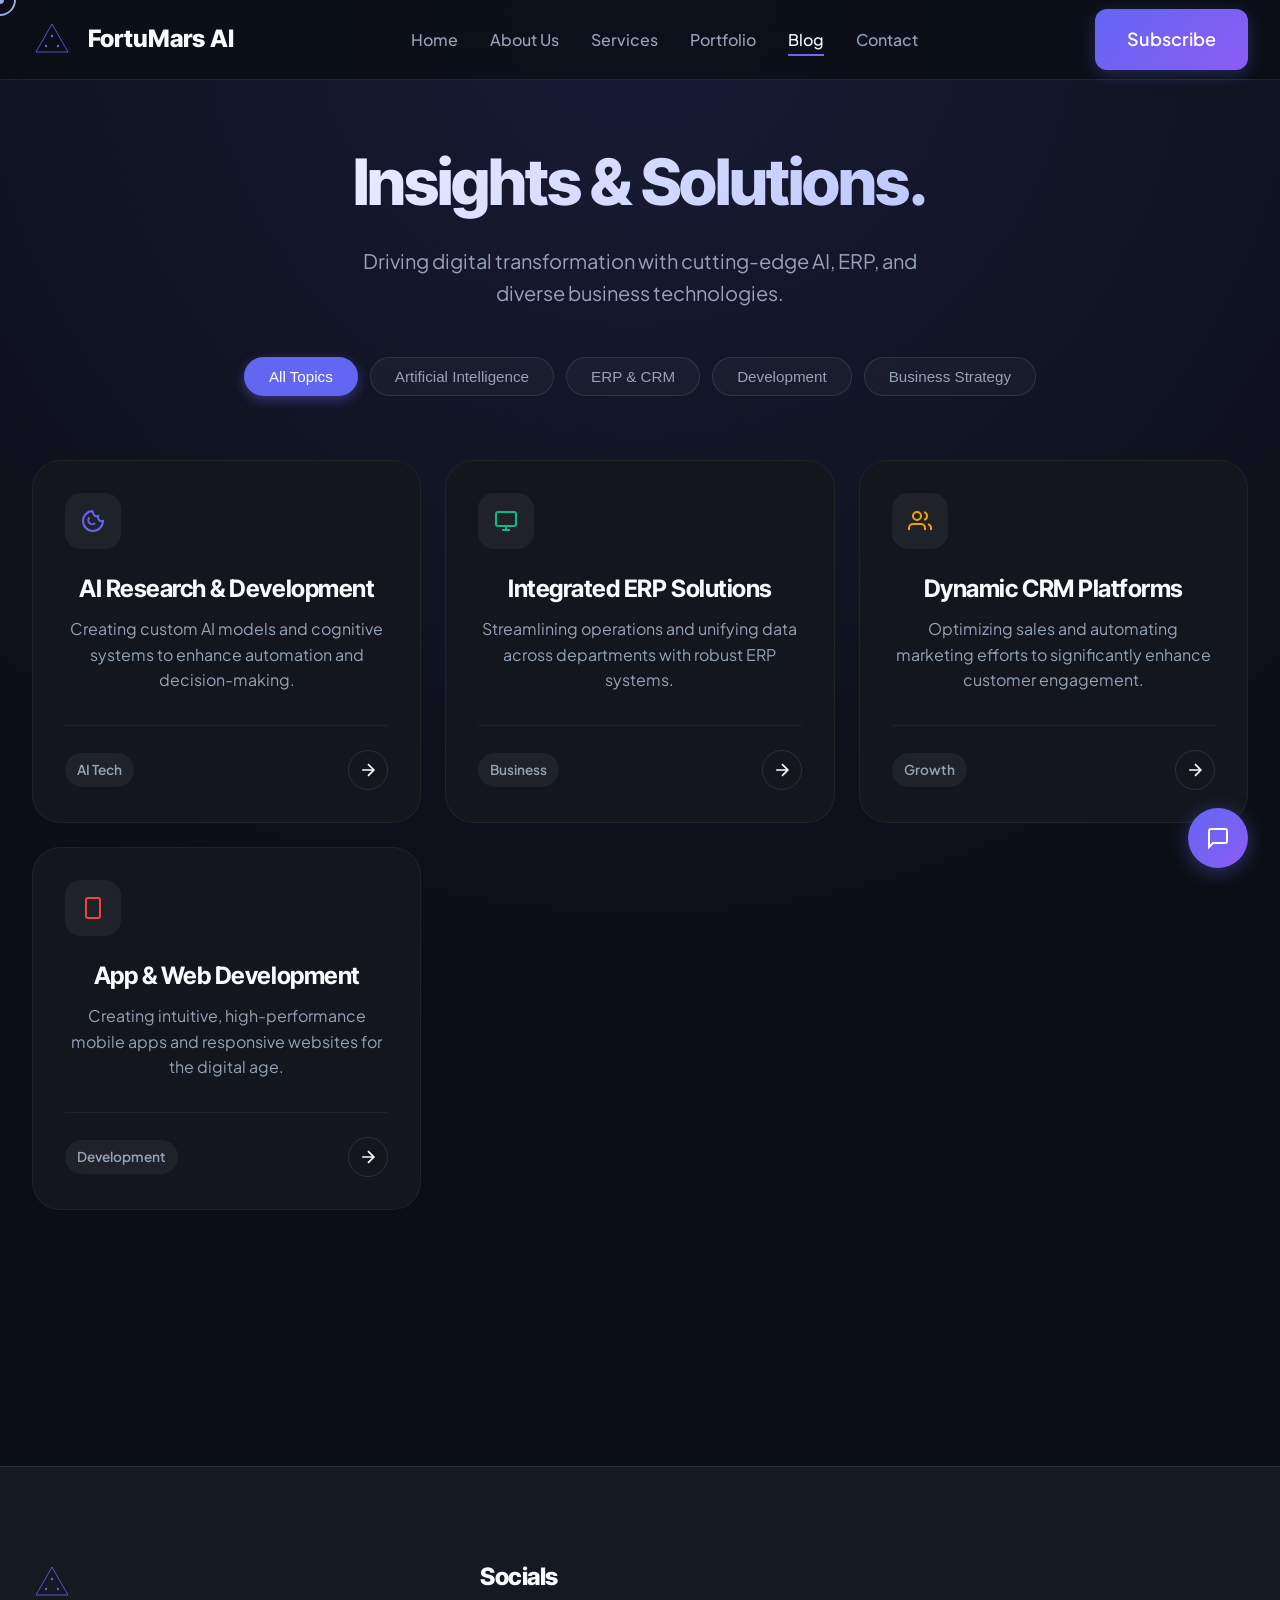
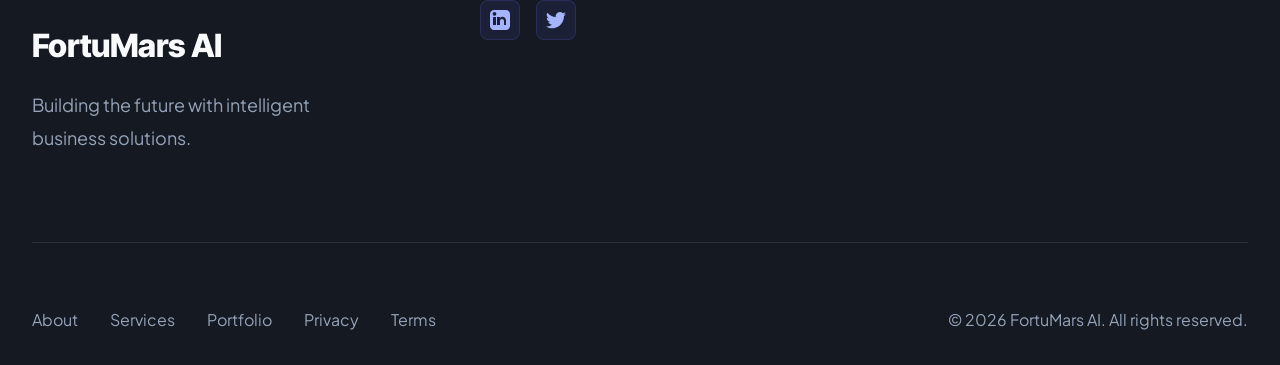
<file: pages/insights.html>
<!DOCTYPE html>
<html lang="en">

<head>
    <meta charset="UTF-8">
    <meta name="viewport" content="width=device-width, initial-scale=1.0">
    <title>Blog & Insights | FortuMars AI</title>
    <link rel="preconnect" href="https://fonts.googleapis.com">
    <link rel="preconnect" href="https://fonts.gstatic.com" crossorigin>
    <link
        href="https://fonts.googleapis.com/css2?family=Inter+Tight:wght@700;800&family=Plus+Jakarta+Sans:wght@400;500;600;700&family=JetBrains+Mono:wght@400;500&display=swap"
        rel="stylesheet">
    <link rel="stylesheet" href="../css/global.css">
    <link rel="stylesheet" href="../css/animations.css">
    <link rel="stylesheet" href="../css/components.css">

    <style>
        /* GOOGLE-STYLE UI OVERRIDES */
        .insights-hero {
            padding-top: calc(var(--navbar-height) + 4rem);
            padding-bottom: 4rem;
            text-align: center;
            background: radial-gradient(circle at top center, rgba(99, 102, 241, 0.15) 0%, transparent 70%);
        }

        .hero-headline {
            font-family: 'Inter Tight', sans-serif;
            font-size: clamp(2.5rem, 5vw, 4.5rem);
            font-weight: 800;
            letter-spacing: -0.03em;
            margin-bottom: 1.5rem;
            background: linear-gradient(135deg, #fff 0%, #a5b4fc 100%);
            -webkit-background-clip: text;
            -webkit-text-fill-color: transparent;
        }

        .hero-subtext {
            font-size: 1.25rem;
            color: var(--color-text-secondary);
            max-width: 600px;
            margin: 0 auto 3rem;
        }

        /* PILL FILTERS */
        .filter-container {
            display: flex;
            justify-content: center;
            gap: 12px;
            flex-wrap: wrap;
            margin-bottom: 4rem;
        }

        .filter-pill {
            padding: 10px 24px;
            border-radius: 100px;
            border: 1px solid rgba(255, 255, 255, 0.1);
            background: rgba(255, 255, 255, 0.03);
            color: var(--color-text-secondary);
            font-weight: 500;
            font-size: 0.95rem;
            cursor: pointer;
            transition: all 0.3s cubic-bezier(0.25, 1, 0.5, 1);
            position: relative;
            overflow: hidden;
        }

        .filter-pill:hover {
            background: rgba(255, 255, 255, 0.1);
            color: white;
            transform: translateY(-2px);
        }

        .filter-pill.active {
            background: var(--color-accent);
            color: white;
            border-color: transparent;
            box-shadow: 0 4px 12px rgba(99, 102, 241, 0.4);
        }

        /* CARD GRID */
        .google-grid {
            display: grid;
            grid-template-columns: repeat(auto-fill, minmax(340px, 1fr));
            gap: 24px;
            /* Google uses generous spacing */
            padding-bottom: 6rem;
        }

        /* GOOGLE MATERIAL CARD STYLE */
        .insight-card {
            background: #13161c;
            /* Slightly lighter surface */
            border-radius: 28px;
            /* High radius */
            padding: 2rem;
            display: flex;
            flex-direction: column;
            justify-content: space-between;
            min-height: 320px;
            border: 1px solid rgba(255, 255, 255, 0.05);
            transition: all 0.4s cubic-bezier(0.2, 0, 0, 1);
            position: relative;
            overflow: hidden;
            cursor: pointer;
            text-decoration: none;
            /* If anchor */
        }

        .insight-card:hover {
            transform: translateY(-8px);
            background: #1a1f29;
            box-shadow: 0 20px 40px rgba(0, 0, 0, 0.4);
            border-color: rgba(255, 255, 255, 0.1);
        }

        /* Card Icon/Badge */
        .card-icon-wrapper {
            width: 56px;
            height: 56px;
            background: rgba(255, 255, 255, 0.05);
            border-radius: 16px;
            display: flex;
            align-items: center;
            justify-content: center;
            margin-bottom: 1.5rem;
            color: var(--color-accent);
            transition: all 0.3s;
        }

        .insight-card:hover .card-icon-wrapper {
            background: var(--color-accent);
            color: white;
            transform: scale(1.1) rotate(-5deg);
        }

        /* Content */
        .card-content h3 {
            font-size: 1.5rem;
            font-weight: 700;
            margin-bottom: 0.75rem;
            line-height: 1.3;
            color: var(--color-text-primary);
        }

        .card-content p {
            font-size: 1rem;
            color: var(--color-text-secondary);
            line-height: 1.6;
            margin-bottom: 0;
        }

        /* Card Footer */
        .card-footer {
            margin-top: 2rem;
            display: flex;
            align-items: center;
            justify-content: space-between;
            border-top: 1px solid rgba(255, 255, 255, 0.05);
            padding-top: 1.5rem;
        }

        .read-pill {
            font-size: 0.85rem;
            font-weight: 600;
            color: var(--color-text-secondary);
            background: rgba(255, 255, 255, 0.05);
            padding: 6px 12px;
            border-radius: 50px;
        }

        .arrow-link {
            width: 40px;
            height: 40px;
            border-radius: 50%;
            border: 1px solid rgba(255, 255, 255, 0.1);
            display: flex;
            align-items: center;
            justify-content: center;
            color: white;
            transition: all 0.3s;
        }

        .insight-card:hover .arrow-link {
            background: white;
            color: black;
            border-color: white;
        }

        /* Responsive */
        @media (max-width: 768px) {
            .hero-headline {
                font-size: 2.5rem;
            }

            .filter-container {
                justify-content: flex-start;
                overflow-x: auto;
                padding-bottom: 1rem;
            }

            .google-grid {
                grid-template-columns: 1fr;
            }
        }
    </style>
</head>

<body>
    <script src="../js/loader.js"></script>
    <div class="custom-cursor">
        <div class="cursor-dot"></div>
        <div class="cursor-outline"></div>
        <div class="cursor-text"></div>
    </div>
    <nav class="navbar" id="navbar">
        <div class="navbar-container">
            <a href="../index.html" class="logo">
                <div class="logo-triangle"><svg viewBox="0 0 100 100">
                        <polygon points="50,10 90,80 10,80" class="triangle-shape" />
                        <circle cx="50" cy="40" r="3" class="dot dot-1" />
                        <circle cx="35" cy="65" r="3" class="dot dot-2" />
                        <circle cx="65" cy="65" r="3" class="dot dot-3" />
                    </svg></div>
                <span class="logo-text">FortuMars AI</span>
            </a>
            <div class="nav-links">
                <a href="../index.html" class="nav-link">Home</a>
                <a href="studio.html" class="nav-link">About Us</a>
                <a href="services.html" class="nav-link">Services</a>
                <a href="work.html" class="nav-link">Portfolio</a>
                <a href="insights.html" class="nav-link active">Blog</a>
                <a href="contact.html" class="nav-link">Contact</a>
            </div>
            <a href="contact.html" class="cta-button magnetic"><span>Get Started</span></a>
            <button class="menu-toggle"><span></span><span></span><span></span></button>
        </div>
    </nav>

    <!-- GOOGLE STYLE CONTENT -->
    <section class="insights-hero">
        <div class="container">
            <h1 class="hero-headline animate-in">Insights & Solutions.</h1>
            <p class="hero-subtext animate-in">
                Driving digital transformation with cutting-edge AI, ERP, and diverse business technologies.
            </p>

            <div class="filter-container animate-in">
                <button class="filter-pill active">All Topics</button>
                <button class="filter-pill">Artificial Intelligence</button>
                <button class="filter-pill">ERP & CRM</button>
                <button class="filter-pill">Development</button>
                <button class="filter-pill">Business Strategy</button>
            </div>

            <div class="google-grid">
                <!-- Card 1: AI Solutions -->
                <article class="insight-card animate-in magnetic">
                    <div class="card-icon-wrapper" style="color: #6366F1;">
                        <svg width="24" height="24" viewBox="0 0 24 24" fill="none" stroke="currentColor"
                            stroke-width="2">
                            <path d="M12 2a10 10 0 1 0 10 10 4 4 0 0 1-5-5 4 4 0 0 1-5-5"></path>
                            <path d="M8.5 8.5a4 4 0 0 0 5.66 5.66"></path>
                        </svg>
                    </div>
                    <div class="card-content">
                        <h3>AI Research & Development</h3>
                        <p>Creating custom AI models and cognitive systems to enhance automation and decision-making.
                        </p>
                    </div>
                    <div class="card-footer">
                        <span class="read-pill">AI Tech</span>
                        <div class="arrow-link">
                            <svg width="20" height="20" viewBox="0 0 24 24" fill="none" stroke="currentColor"
                                stroke-width="2">
                                <line x1="5" y1="12" x2="19" y2="12"></line>
                                <polyline points="12 5 19 12 12 19"></polyline>
                            </svg>
                        </div>
                    </div>
                </article>

                <!-- Card 2: ERP Systems -->
                <article class="insight-card animate-in magnetic">
                    <div class="card-icon-wrapper" style="color: #10B981;">
                        <svg width="24" height="24" viewBox="0 0 24 24" fill="none" stroke="currentColor"
                            stroke-width="2">
                            <rect x="2" y="3" width="20" height="14" rx="2" ry="2"></rect>
                            <line x1="8" y1="21" x2="16" y2="21"></line>
                            <line x1="12" y1="17" x2="12" y2="21"></line>
                        </svg>
                    </div>
                    <div class="card-content">
                        <h3>Integrated ERP Solutions</h3>
                        <p>Streamlining operations and unifying data across departments with robust ERP systems.</p>
                    </div>
                    <div class="card-footer">
                        <span class="read-pill">Business</span>
                        <div class="arrow-link">
                            <svg width="20" height="20" viewBox="0 0 24 24" fill="none" stroke="currentColor"
                                stroke-width="2">
                                <line x1="5" y1="12" x2="19" y2="12"></line>
                                <polyline points="12 5 19 12 12 19"></polyline>
                            </svg>
                        </div>
                    </div>
                </article>

                <!-- Card 3: CRM Development -->
                <article class="insight-card animate-in magnetic">
                    <div class="card-icon-wrapper" style="color: #F59E0B;">
                        <svg width="24" height="24" viewBox="0 0 24 24" fill="none" stroke="currentColor"
                            stroke-width="2">
                            <path d="M17 21v-2a4 4 0 0 0-4-4H5a4 4 0 0 0-4 4v2"></path>
                            <circle cx="9" cy="7" r="4"></circle>
                            <path d="M23 21v-2a4 4 0 0 0-3-3.87"></path>
                            <path d="M16 3.13a4 4 0 0 1 0 7.75"></path>
                        </svg>
                    </div>
                    <div class="card-content">
                        <h3>Dynamic CRM Platforms</h3>
                        <p>Optimizing sales and automating marketing efforts to significantly enhance customer
                            engagement.</p>
                    </div>
                    <div class="card-footer">
                        <span class="read-pill">Growth</span>
                        <div class="arrow-link">
                            <svg width="20" height="20" viewBox="0 0 24 24" fill="none" stroke="currentColor"
                                stroke-width="2">
                                <line x1="5" y1="12" x2="19" y2="12"></line>
                                <polyline points="12 5 19 12 12 19"></polyline>
                            </svg>
                        </div>
                    </div>
                </article>

                <!-- Card 4: Mobile & Web -->
                <article class="insight-card animate-in magnetic">
                    <div class="card-icon-wrapper" style="color: #EF4444;">
                        <svg width="24" height="24" viewBox="0 0 24 24" fill="none" stroke="currentColor"
                            stroke-width="2">
                            <rect x="5" y="2" width="14" height="20" rx="2" ry="2"></rect>
                            <line x1="12" y1="18" x2="12" y2="18"></line>
                        </svg>
                    </div>
                    <div class="card-content">
                        <h3>App & Web Development</h3>
                        <p>Creating intuitive, high-performance mobile apps and responsive websites for the digital age.
                        </p>
                    </div>
                    <div class="card-footer">
                        <span class="read-pill">Development</span>
                        <div class="arrow-link">
                            <svg width="20" height="20" viewBox="0 0 24 24" fill="none" stroke="currentColor"
                                stroke-width="2">
                                <line x1="5" y1="12" x2="19" y2="12"></line>
                                <polyline points="12 5 19 12 12 19"></polyline>
                            </svg>
                        </div>
                    </div>
                </article>
            </div>
        </div>
    </section>

    <footer class="footer">
        <div class="footer-content">
            <div class="footer-main">
                <div class="footer-brand">
                    <div class="logo-triangle">
                        <svg viewBox="0 0 100 100" xmlns="http://www.w3.org/2000/svg">
                            <polygon points="50,10 90,80 10,80" class="triangle-shape" />
                            <circle cx="50" cy="40" r="3" class="dot dot-1" />
                            <circle cx="35" cy="65" r="3" class="dot dot-2" />
                            <circle cx="65" cy="65" r="3" class="dot dot-3" />
                        </svg>
                    </div>
                    <h3>FortuMars AI</h3>
                    <p>Building the future with intelligent<br>business solutions.</p>
                </div>

                <div class="footer-social-grid">
                    <div class="footer-member">
                        <h4>Socials</h4>
                        <div class="social-links">
                            <a href="#" class="social-link magnetic" aria-label="LinkedIn">
                                <svg width="20" height="20" viewBox="0 0 20 20" fill="currentColor">
                                    <path
                                        d="M16 0H4C1.8 0 0 1.8 0 4v12c0 2.2 1.8 4 4 4h12c2.2 0 4-1.8 4-4V4c0-2.2-1.8-4-4-4zM6 15H3V7h3v8zM4.5 5.7c-1 0-1.8-.8-1.8-1.8s.8-1.8 1.8-1.8 1.8.8 1.8 1.8-.8 1.8-1.8 1.8zM17 15h-3v-4c0-1.1-.9-2-2-2s-2 .9-2 2v4H7V7h3v1.2c.5-.8 1.6-1.4 2.5-1.4 1.9 0 3.5 1.6 3.5 3.5V15z" />
                                </svg>
                            </a>
                            <a href="#" class="social-link magnetic" aria-label="Twitter">
                                <svg width="20" height="20" viewBox="0 0 20 20" fill="currentColor">
                                    <path
                                        d="M6.29 18.25c7.55 0 11.67-6.25 11.67-11.67 0-.18 0-.35-.01-.53A8.35 8.35 0 0020 3.92a8.18 8.18 0 01-2.36.65 4.12 4.12 0 001.8-2.27 8.22 8.22 0 01-2.6 1 4.1 4.1 0 00-6.99 3.74 11.65 11.65 0 01-8.46-4.29 4.1 4.1 0 001.27 5.47 4.07 4.07 0 01-1.86-.51v.05a4.1 4.1 0 003.29 4.02 4.1 4.1 0 01-1.85.07 4.1 4.1 0 003.83 2.85A8.23 8.23 0 010 16.4a11.62 11.62 0 006.29 1.84" />
                                </svg>
                            </a>
                        </div>
                    </div>
                </div>
            </div>

            <div class="footer-bottom">
                <div class="footer-links">
                    <a href="studio.html">About</a>
                    <a href="services.html">Services</a>
                    <a href="work.html">Portfolio</a>
                    <a href="#">Privacy</a>
                    <a href="#">Terms</a>
                </div>
                <p class="copyright">© 2026 FortuMars AI. All rights reserved.</p>
            </div>
        </div>
    </footer>

    <!-- Chatbot (Preserved) -->
    <div class="chatbot" id="chatbot"><button class="chatbot-toggle magnetic" id="chatbot-toggle"><svg class="icon-chat"
                width="24" height="24" viewBox="0 0 24 24" fill="none" stroke="currentColor">
                <path d="M21 15a2 2 0 0 1-2 2H7l-4 4V5a2 2 0 0 1 2-2h14a2 2 0 0 1 2 2z" stroke-width="2" />
            </svg><svg class="icon-close" width="24" height="24" viewBox="0 0 24 24" fill="none" stroke="currentColor">
                <line x1="18" y1="6" x2="6" y2="18" stroke-width="2" />
                <line x1="6" y1="6" x2="18" y2="18" stroke-width="2" />
            </svg></button>
        <div class="chatbot-window glass-card" id="chatbot-window">
            <div class="chatbot-header">
                <div class="chatbot-avatar">
                    <div class="logo-triangle small"><svg viewBox="0 0 100 100">
                            <polygon points="50,10 90,80 10,80" class="triangle-shape" />
                        </svg></div>
                </div>
                <div class="chatbot-info">
                    <h4>FortuMars AI</h4><span class="chatbot-status"><span class="status-dot"></span>Online</span>
                </div>
            </div>
            <div class="chatbot-messages" id="chatbot-messages">
                <div class="message bot-message">
                    <div class="message-content">Hey there! 👋 I'm the FortuMars AI assistant. How can I help you
                        today?</div>
                    <div class="message-time">Just now</div>
                </div>
            </div>
            <div class="chatbot-input"><input type="text" id="chatbot-input-field"
                    placeholder="Type your message..." /><button class="chatbot-send magnetic" id="chatbot-send"><svg
                        width="20" height="20" viewBox="0 0 20 20" fill="none" stroke="currentColor">
                        <path d="M19 1L9 11M19 1l-6 18-4-8-8-4 18-6z" stroke-width="2" />
                    </svg></button></div>
        </div>
    </div>
    <script src="../js/cursor.js"></script>
    <script src="../js/animations.js"></script>
    <script src="../js/chatbot.js"></script>
    <script src="../js/main.js"></script>
</body>

</html>
</file>
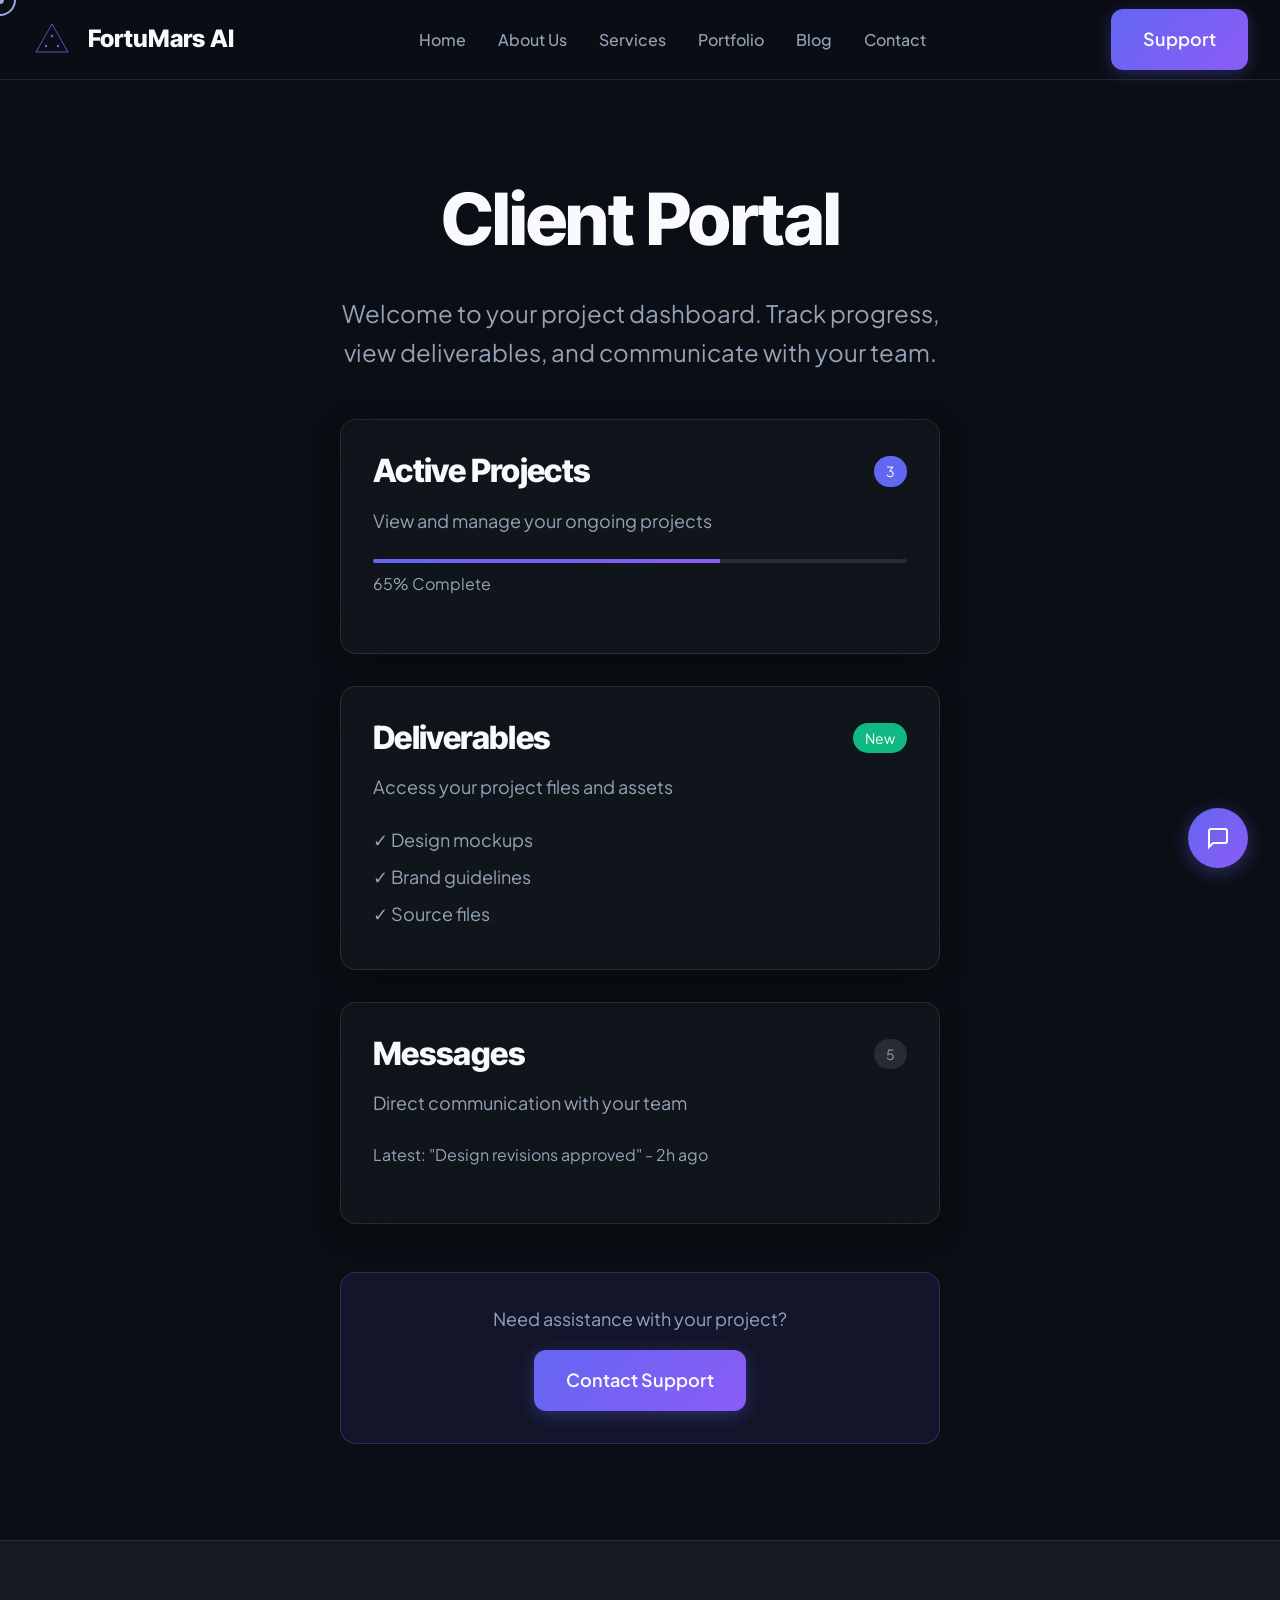
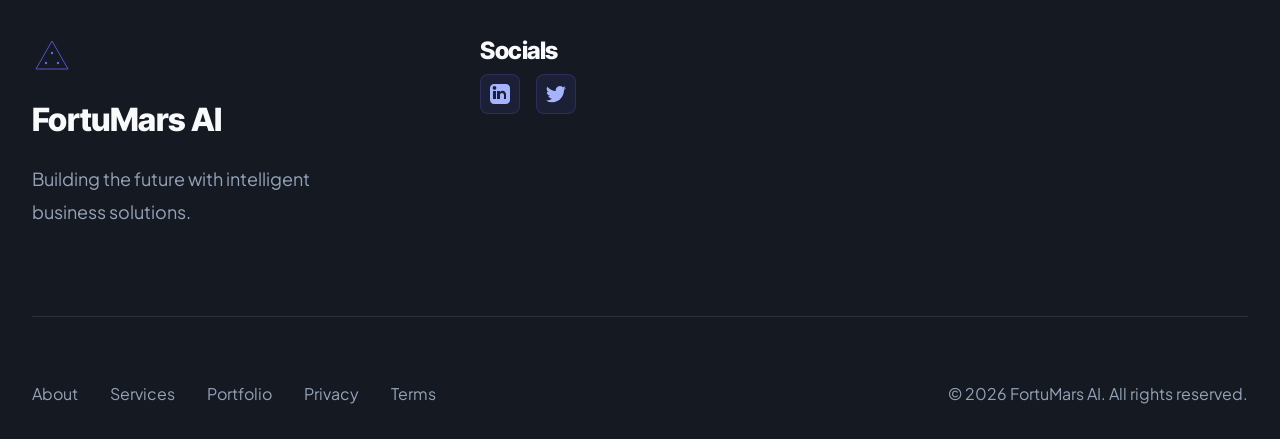
<file: pages/portal.html>
<!DOCTYPE html>
<html lang="en">

<head>
    <meta charset="UTF-8">
    <meta name="viewport" content="width=device-width, initial-scale=1.0">
    <title>Client Portal | FortuMars AI</title>
    <link rel="preconnect" href="https://fonts.googleapis.com">
    <link rel="preconnect" href="https://fonts.gstatic.com" crossorigin>
    <link
        href="https://fonts.googleapis.com/css2?family=Inter+Tight:wght@700;800&family=Plus+Jakarta+Sans:wght@400;500;600;700&family=JetBrains+Mono:wght@400;500&display=swap"
        rel="stylesheet">
    <link rel="stylesheet" href="../css/global.css">
    <link rel="stylesheet" href="../css/animations.css">
    <link rel="stylesheet" href="../css/components.css">
</head>

<body>
    <script src="../js/loader.js"></script>
    <div class="custom-cursor">
        <div class="cursor-dot"></div>
        <div class="cursor-outline"></div>
        <div class="cursor-text"></div>
    </div>
    <nav class="navbar" id="navbar">
        <div class="navbar-container">
            <a href="../index.html" class="logo">
                <div class="logo-triangle">
                    <svg viewBox="0 0 100 100" xmlns="http://www.w3.org/2000/svg">
                        <polygon points="50,10 90,80 10,80" class="triangle-shape" />
                        <circle cx="50" cy="40" r="3" class="dot dot-1" />
                        <circle cx="35" cy="65" r="3" class="dot dot-2" />
                        <circle cx="65" cy="65" r="3" class="dot dot-3" />
                    </svg>
                </div>
                <span class="logo-text">FortuMars AI</span>
            </a>
            <div class="nav-links">
                <a href="../index.html" class="nav-link">Home</a>
                <a href="studio.html" class="nav-link">About Us</a>
                <a href="services.html" class="nav-link">Services</a>
                <a href="work.html" class="nav-link">Portfolio</a>
                <a href="insights.html" class="nav-link">Blog</a>
                <a href="contact.html" class="nav-link">Contact</a>
            </div>
            <a href="contact.html" class="cta-button magnetic"><span>Get Help</span></a>
            <button class="menu-toggle"><span></span><span></span><span></span></button>
        </div>
    </nav>
    <section
        style="min-height: 100vh; display: flex; align-items: center; justify-content: center; text-align: center; padding-top: calc(var(--navbar-height) + var(--spacing-3xl));">
        <div class="container">
            <h1 class="section-title">Client Portal</h1>
            <p class="section-description" style="max-width: 600px; margin: 2rem auto;">
                Welcome to your project dashboard. Track progress, view deliverables, and communicate with your team.
            </p>
            <div
                style="display: grid; grid-template-columns: repeat(auto-fit, minmax(300px, 1fr)); gap: 2rem; margin-top: 3rem; text-align: left;">
                <div class="glass-card" style="padding: 2rem;">
                    <div
                        style="display: flex; justify-content: space-between; align-items: center; margin-bottom: 1rem;">
                        <h3 style="color: var(--color-text-primary); font-size: var(--text-xl);">Active Projects</h3>
                        <span
                            style="background: var(--color-accent); color: white; padding: 0.25rem 0.75rem; border-radius: 20px; font-size: var(--text-xs);">3</span>
                    </div>
                    <p style="color: var(--color-text-secondary); margin-bottom: 1.5rem;">View and manage your ongoing
                        projects</p>
                    <div style="height: 4px; background: rgba(255,255,255,0.1); border-radius: 4px; overflow: hidden;">
                        <div style="height: 100%; width: 65%; background: var(--gradient-primary);"></div>
                    </div>
                    <p style="color: var(--color-text-secondary); font-size: var(--text-sm); margin-top: 0.5rem;">65%
                        Complete</p>
                </div>
                <div class="glass-card" style="padding: 2rem;">
                    <div
                        style="display: flex; justify-content: space-between; align-items: center; margin-bottom: 1rem;">
                        <h3 style="color: var(--color-text-primary); font-size: var(--text-xl);">Deliverables</h3>
                        <span
                            style="background: var(--color-success); color: white; padding: 0.25rem 0.75rem; border-radius: 20px; font-size: var(--text-xs);">New</span>
                    </div>
                    <p style="color: var(--color-text-secondary); margin-bottom: 1.5rem;">Access your project files and
                        assets</p>
                    <ul style="list-style: none; padding: 0; color: var(--color-text-secondary);">
                        <li style="margin-bottom: 0.5rem;">✓ Design mockups</li>
                        <li style="margin-bottom: 0.5rem;">✓ Brand guidelines</li>
                        <li style="margin-bottom: 0.5rem;">✓ Source files</li>
                    </ul>
                </div>
                <div class="glass-card" style="padding: 2rem;">
                    <div
                        style="display: flex; justify-content: space-between; align-items: center; margin-bottom: 1rem;">
                        <h3 style="color: var(--color-text-primary); font-size: var(--text-xl);">Messages</h3>
                        <span
                            style="background: rgba(255,255,255,0.1); color: var(--color-text-secondary); padding: 0.25rem 0.75rem; border-radius: 20px; font-size: var(--text-xs);">5</span>
                    </div>
                    <p style="color: var(--color-text-secondary); margin-bottom: 1.5rem;">Direct communication with your
                        team</p>
                    <p style="color: var(--color-text-secondary); font-size: var(--text-sm);">Latest: "Design revisions
                        approved" - 2h ago</p>
                </div>
            </div>
            <div
                style="margin-top: 3rem; padding: 2rem; background: rgba(99, 102, 241, 0.1); border: 1px solid rgba(99, 102, 241, 0.3); border-radius: var(--border-radius-lg);">
                <p style="color: var(--color-text-secondary); margin-bottom: 1rem;">Need assistance with your project?
                </p>
                <a href="contact.html" class="btn-primary magnetic" style="display: inline-flex;"><span>Contact
                        Support</span></a>
            </div>
        </div>
    </section>

    <footer class="footer">
        <div class="footer-content">
            <div class="footer-main">
                <div class="footer-brand">
                    <div class="logo-triangle">
                        <svg viewBox="0 0 100 100" xmlns="http://www.w3.org/2000/svg">
                            <polygon points="50,10 90,80 10,80" class="triangle-shape" />
                            <circle cx="50" cy="40" r="3" class="dot dot-1" />
                            <circle cx="35" cy="65" r="3" class="dot dot-2" />
                            <circle cx="65" cy="65" r="3" class="dot dot-3" />
                        </svg>
                    </div>
                    <h3>FortuMars AI</h3>
                    <p>Building the future with intelligent<br>business solutions.</p>
                </div>

                <div class="footer-social-grid">
                    <div class="footer-member">
                        <h4>Socials</h4>
                        <div class="social-links">
                            <a href="#" class="social-link magnetic" aria-label="LinkedIn">
                                <svg width="20" height="20" viewBox="0 0 20 20" fill="currentColor">
                                    <path
                                        d="M16 0H4C1.8 0 0 1.8 0 4v12c0 2.2 1.8 4 4 4h12c2.2 0 4-1.8 4-4V4c0-2.2-1.8-4-4-4zM6 15H3V7h3v8zM4.5 5.7c-1 0-1.8-.8-1.8-1.8s.8-1.8 1.8-1.8 1.8.8 1.8 1.8-.8 1.8-1.8 1.8zM17 15h-3v-4c0-1.1-.9-2-2-2s-2 .9-2 2v4H7V7h3v1.2c.5-.8 1.6-1.4 2.5-1.4 1.9 0 3.5 1.6 3.5 3.5V15z" />
                                </svg>
                            </a>
                            <a href="#" class="social-link magnetic" aria-label="Twitter">
                                <svg width="20" height="20" viewBox="0 0 20 20" fill="currentColor">
                                    <path
                                        d="M6.29 18.25c7.55 0 11.67-6.25 11.67-11.67 0-.18 0-.35-.01-.53A8.35 8.35 0 0020 3.92a8.18 8.18 0 01-2.36.65 4.12 4.12 0 001.8-2.27 8.22 8.22 0 01-2.6 1 4.1 4.1 0 00-6.99 3.74 11.65 11.65 0 01-8.46-4.29 4.1 4.1 0 001.27 5.47 4.07 4.07 0 01-1.86-.51v.05a4.1 4.1 0 003.29 4.02 4.1 4.1 0 01-1.85.07 4.1 4.1 0 003.83 2.85A8.23 8.23 0 010 16.4a11.62 11.62 0 006.29 1.84" />
                                </svg>
                            </a>
                        </div>
                    </div>
                </div>
            </div>

            <div class="footer-bottom">
                <div class="footer-links">
                    <a href="studio.html">About</a>
                    <a href="services.html">Services</a>
                    <a href="work.html">Portfolio</a>
                    <a href="#">Privacy</a>
                    <a href="#">Terms</a>
                </div>
                <p class="copyright">© 2026 FortuMars AI. All rights reserved.</p>
            </div>
        </div>
    </footer>
    <div class="chatbot" id="chatbot"><button class="chatbot-toggle magnetic" id="chatbot-toggle"><svg class="icon-chat"
                width="24" height="24" viewBox="0 0 24 24" fill="none" stroke="currentColor">
                <path d="M21 15a2 2 0 0 1-2 2H7l-4 4V5a2 2 0 0 1 2-2h14a2 2 0 0 1 2 2z" stroke-width="2" />
            </svg><svg class="icon-close" width="24" height="24" viewBox="0 0 24 24" fill="none" stroke="currentColor">
                <line x1="18" y1="6" x2="6" y2="18" stroke-width="2" />
                <line x1="6" y1="6" x2="18" y2="18" stroke-width="2" />
            </svg></button>
        <div class="chatbot-window glass-card" id="chatbot-window">
            <div class="chatbot-header">
                <div class="chatbot-avatar">
                    <div class="logo-triangle small"><svg viewBox="0 0 100 100">
                            <polygon points="50,10 90,80 10,80" class="triangle-shape" />
                        </svg></div>
                </div>
                <div class="chatbot-info">
                    <h4>FortuMars AI</h4><span class="chatbot-status"><span class="status-dot"></span>Online</span>
                </div>
            </div>
            <div class="chatbot-messages" id="chatbot-messages">
                <div class="message bot-message">
                    <div class="message-content">Hey there! 👋 I'm the FortuMars AI assistant. How can I help you
                        today?</div>
                    <div class="message-time">Just now</div>
                </div>
            </div>
            <div class="chatbot-input"><input type="text" id="chatbot-input-field"
                    placeholder="Type your message..." /><button class="chatbot-send magnetic" id="chatbot-send"><svg
                        width="20" height="20" viewBox="0 0 20 20" fill="none" stroke="currentColor">
                        <path d="M19 1L9 11M19 1l-6 18-4-8-8-4 18-6z" stroke-width="2" />
                    </svg></button></div>
        </div>
    </div>
    <script src="../js/cursor.js"></script>
    <script src="../js/animations.js"></script>
    <script src="../js/chatbot.js"></script>
    <script src="../js/main.js"></script>
</body>

</html>
</file>
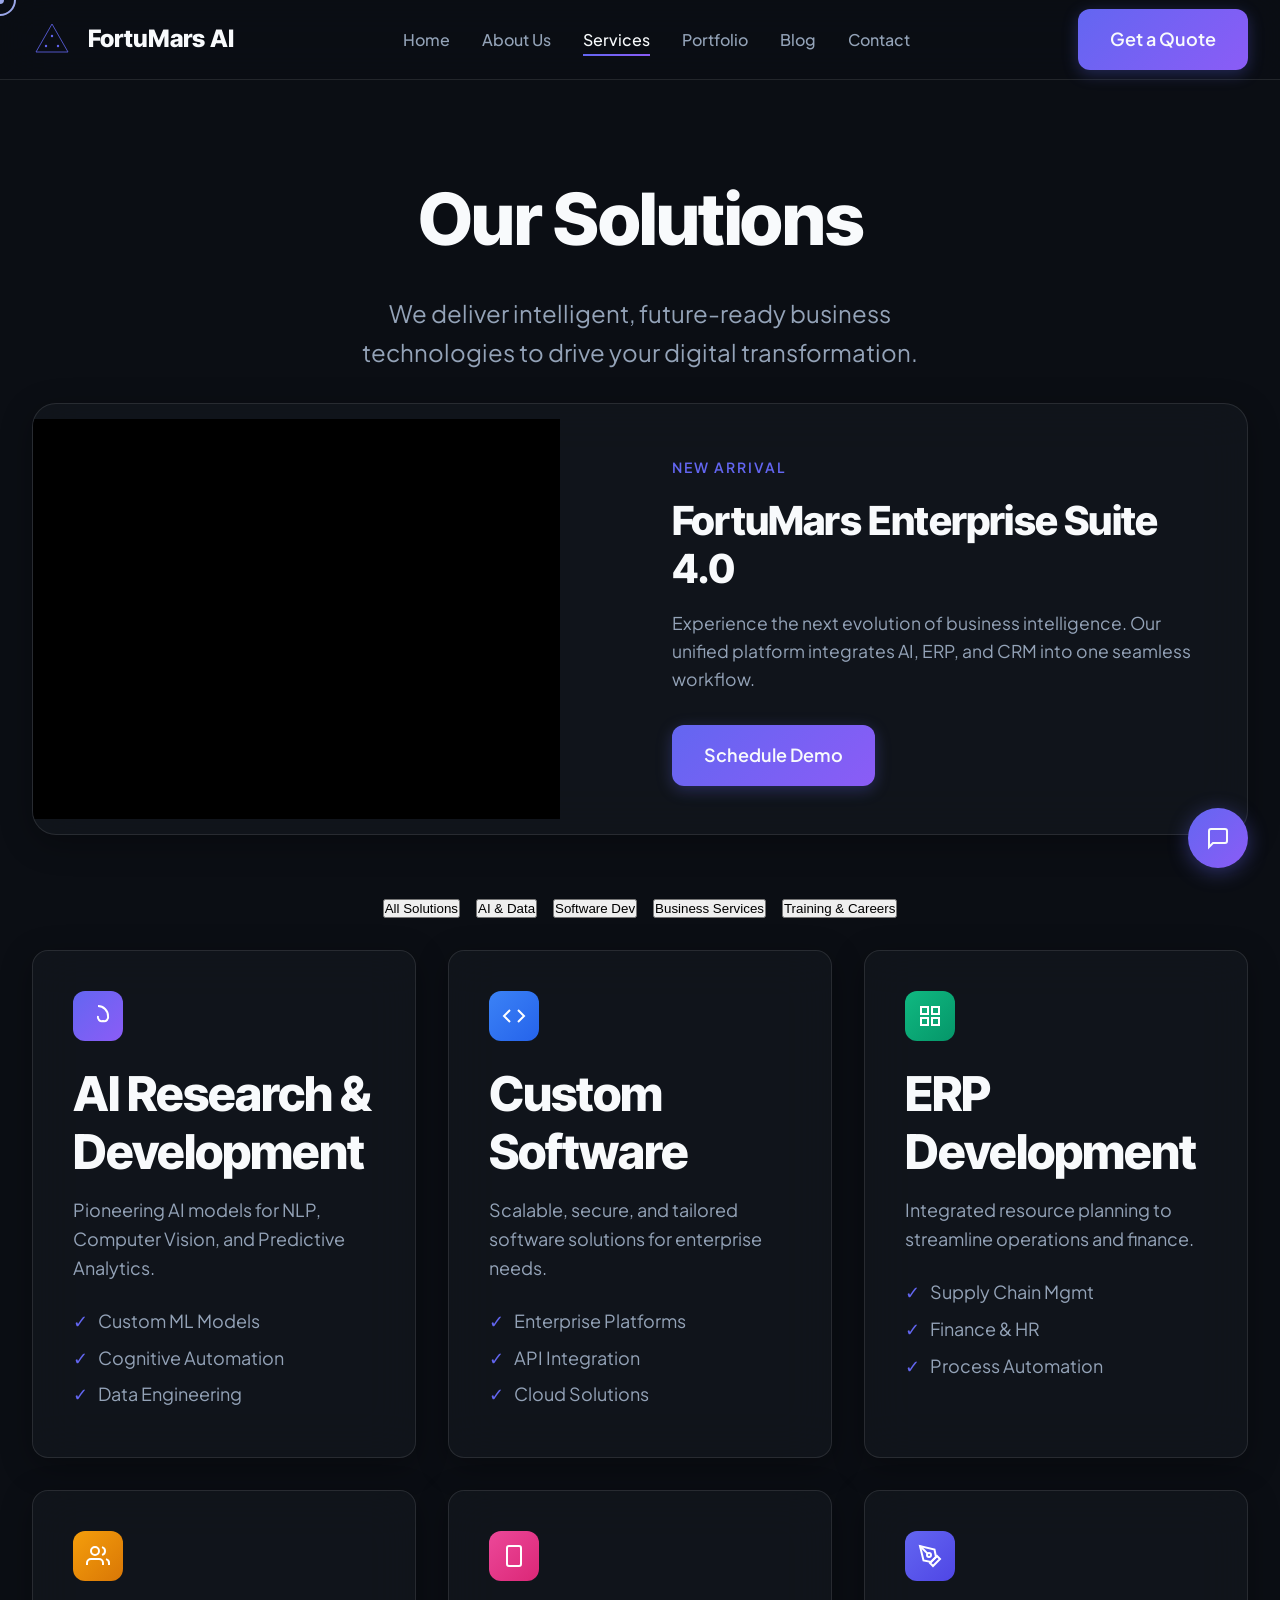
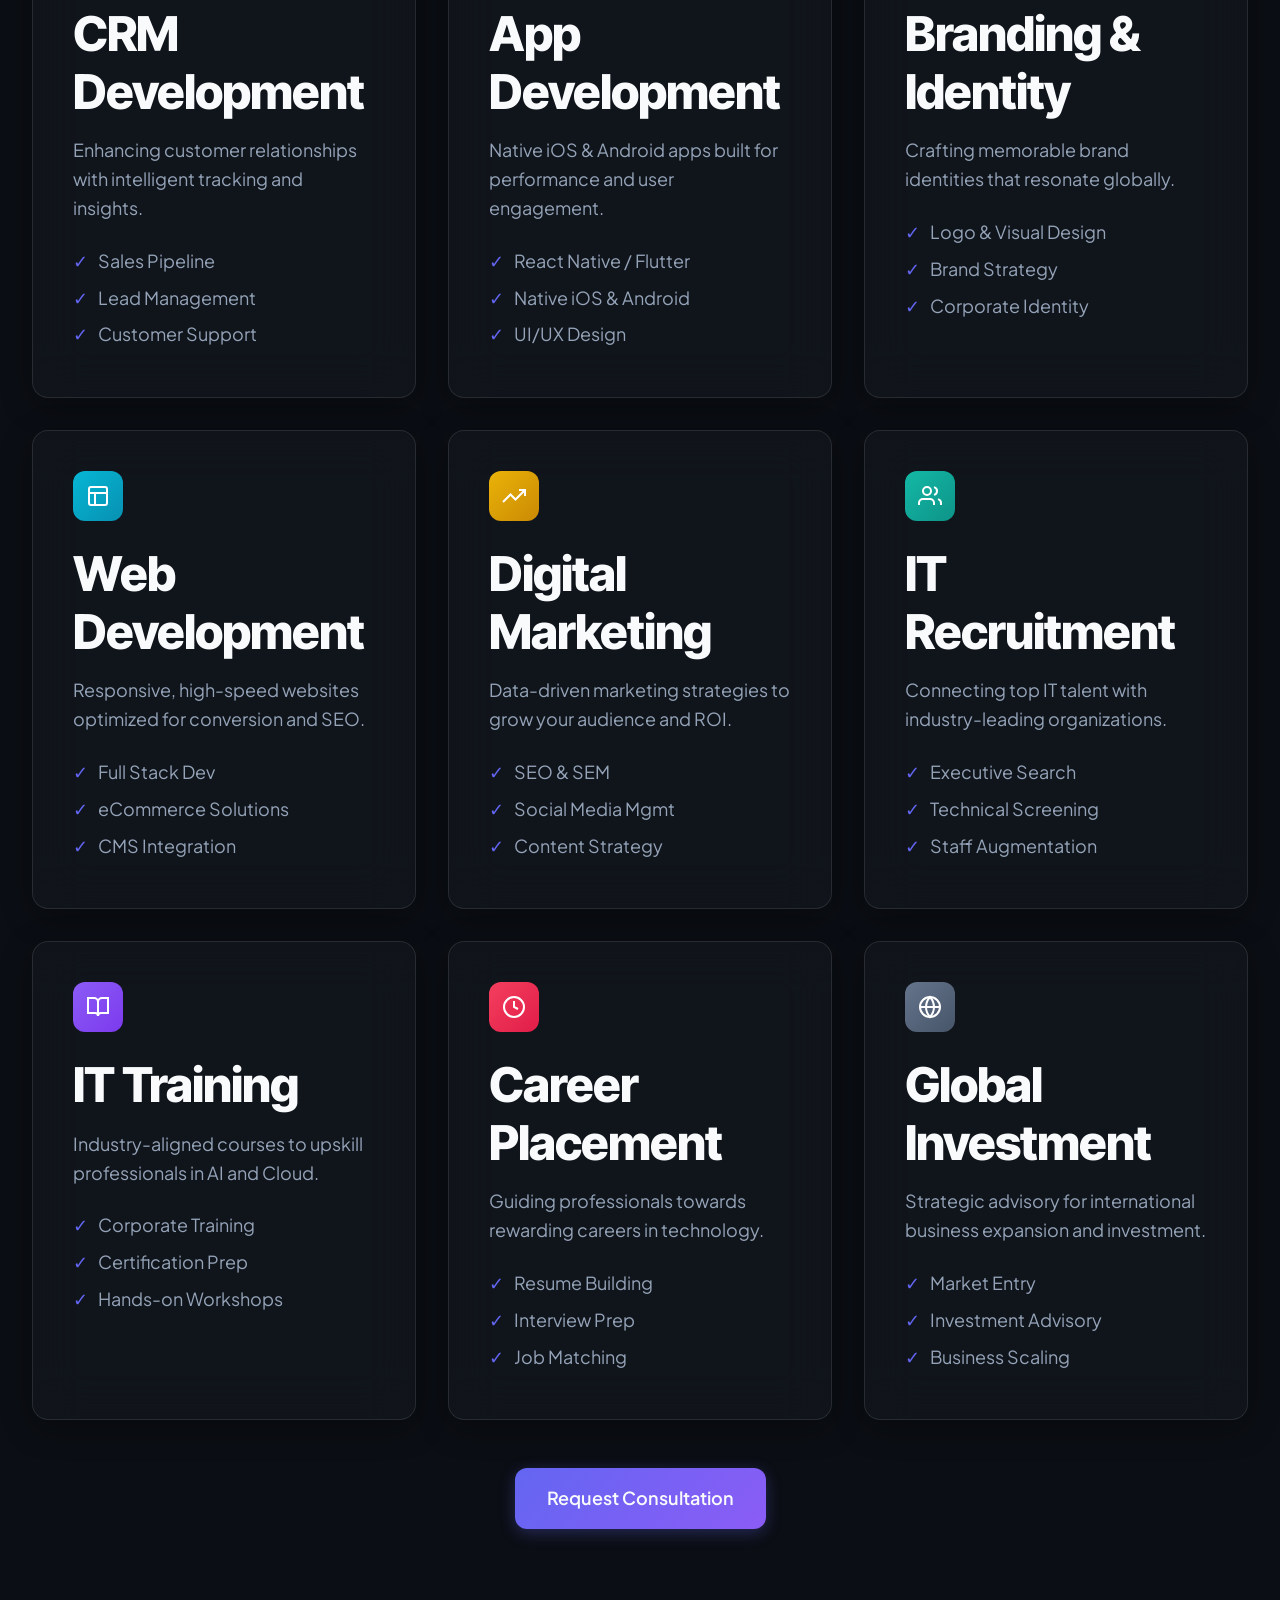
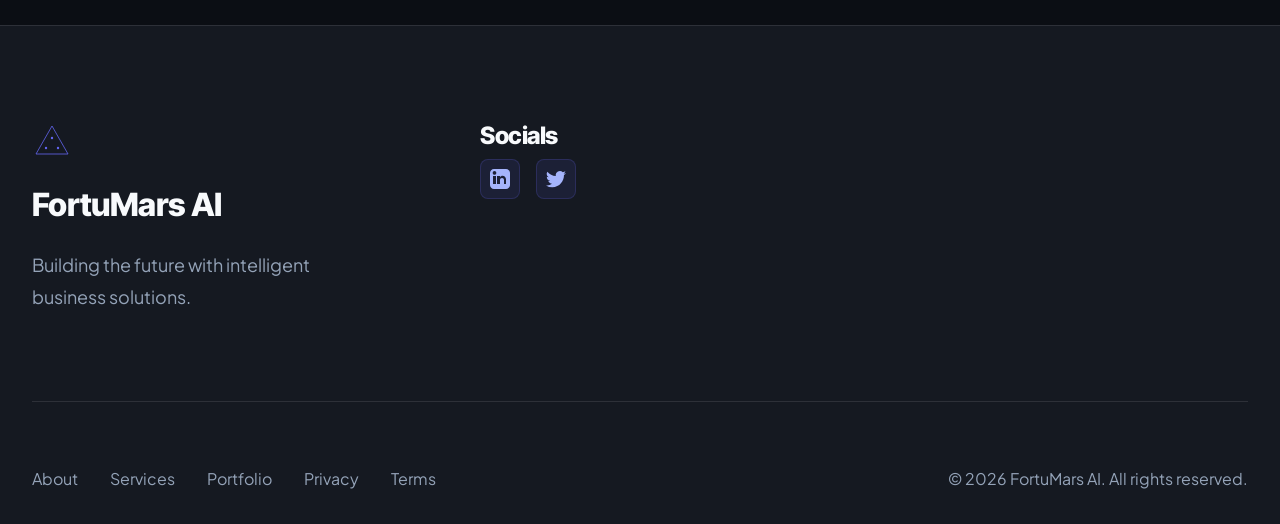
<file: pages/services.html>
<!DOCTYPE html>
<html lang="en">

<head>
    <meta charset="UTF-8">
    <meta name="viewport" content="width=device-width, initial-scale=1.0">
    <title>Services | FortuMars AI</title>
    <link rel="preconnect" href="https://fonts.googleapis.com">
    <link rel="preconnect" href="https://fonts.gstatic.com" crossorigin>
    <link
        href="https://fonts.googleapis.com/css2?family=Inter+Tight:wght@700;800&family=Plus+Jakarta+Sans:wght@400;500;600;700&family=JetBrains+Mono:wght@400;500&display=swap"
        rel="stylesheet">
    <link rel="stylesheet" href="../css/global.css">
    <link rel="stylesheet" href="../css/animations.css">
    <link rel="stylesheet" href="../css/components.css">
</head>

<body>
    <script src="../js/loader.js"></script>
    <div class="custom-cursor">
        <div class="cursor-dot"></div>
        <div class="cursor-outline"></div>
        <div class="cursor-text"></div>
    </div>
    <nav class="navbar" id="navbar">
        <div class="navbar-container">
            <a href="../index.html" class="logo">
                <div class="logo-triangle"><svg viewBox="0 0 100 100">
                        <polygon points="50,10 90,80 10,80" class="triangle-shape" />
                        <circle cx="50" cy="40" r="3" class="dot dot-1" />
                        <circle cx="35" cy="65" r="3" class="dot dot-2" />
                        <circle cx="65" cy="65" r="3" class="dot dot-3" />
                    </svg></div>
                <span class="logo-text">FortuMars AI</span>
            </a>
            <div class="nav-links">
                <a href="../index.html" class="nav-link">Home</a>
                <a href="studio.html" class="nav-link">About Us</a>
                <a href="services.html" class="nav-link active">Services</a>
                <a href="work.html" class="nav-link">Portfolio</a>
                <a href="insights.html" class="nav-link">Blog</a>
                <a href="contact.html" class="nav-link">Contact</a>
            </div>
            <a href="contact.html" class="cta-button magnetic"><span>Get a Quote</span></a>
            <button class="menu-toggle"><span></span><span></span><span></span></button>
        </div>
    </nav>
    <section
        style="min-height: 100vh; display: flex; align-items: center; justify-content: center; text-align: center; padding-top: calc(var(--navbar-height) + var(--spacing-3xl));">
        <div class="container">
            <h1 class="section-title">Our Solutions</h1>
            <p class="section-description" style="max-width: 600px; margin: 2rem auto;">
                We deliver intelligent, future-ready business technologies to drive your digital transformation.
            </p>
            <div class="featured-innovation glass-card reveal"
                style="display: flex; align-items: center; gap: 4rem; padding: 0; overflow: hidden; margin-bottom: 4rem; text-align: left; border-radius: 24px;">
                <div class="featured-media" style="flex: 1; height: 400px; position: relative; background: #000;">
                    <video autoplay loop muted playsinline
                        poster="https://images.unsplash.com/photo-1617042375876-a13e36732a04?w=800&h=600&fit=crop"
                        style="width: 100%; height: 100%; object-fit: cover; opacity: 0.8;">
                        <source
                            src="https://cdn.coverr.co/videos/coverr-astronaut-in-space-suit-floating-in-space-549/1080p.mp4"
                            type="video/mp4">
                    </video>

                </div>
                <div class="featured-content" style="flex: 1; padding: 3rem;">
                    <span
                        style="color: var(--color-accent); font-weight: 600; text-transform: uppercase; letter-spacing: 2px; font-size: 0.875rem;">New
                        Arrival</span>
                    <h2 style="font-size: 2.5rem; margin: 1rem 0; line-height: 1.2;">FortuMars Enterprise Suite 4.0</h2>
                    <p style="color: var(--color-text-secondary); margin-bottom: 2rem; font-size: 1.1rem;">
                        Experience the next evolution of business intelligence. Our unified platform integrates AI, ERP,
                        and CRM into one seamless workflow.
                    </p>
                    <a href="contact.html" class="btn-primary magnetic"><span>Schedule Demo</span></a>
                </div>
            </div>

            <div class="filter-bar reveal"
                style="display: flex; justify-content: center; gap: 1rem; flex-wrap: wrap; margin-bottom: 2rem;">
                <button class="filter-btn active magnetic" data-filter="all">All Solutions</button>
                <button class="filter-btn magnetic" data-filter="ai">AI & Data</button>
                <button class="filter-btn magnetic" data-filter="software">Software Dev</button>
                <button class="filter-btn magnetic" data-filter="business">Business Services</button>
                <button class="filter-btn magnetic" data-filter="training">Training & Careers</button>
            </div>

            <div
                style="display: grid; grid-template-columns: repeat(auto-fit, minmax(300px, 1fr)); gap: 2rem; margin-top: 2rem;">
                <!-- 1. AI R&D -->
                <div class="glass-card filter-item" data-category="ai" style="padding: 2.5rem; text-align: left;">
                    <div
                        style="width: 50px; height: 50px; background: linear-gradient(135deg, #6366F1 0%, #8B5CF6 100%); border-radius: 12px; margin-bottom: 1.5rem; display:flex; align-items:center; justify-content:center;">
                        <svg width="24" height="24" viewBox="0 0 24 24" fill="none" stroke="white" stroke-width="2">
                            <path d="M12 2a10 10 0 0 1 10 10 4 4 0 0 1-5 5 4 4 0 0 1-5-5"></path>
                        </svg>
                    </div>
                    <h3 style="color: var(--color-text-primary); margin-bottom: 1rem; font-size: var(--text-2xl);">AI
                        Research & Development</h3>
                    <p style="color: var(--color-text-secondary); margin-bottom: 1.5rem;">Pioneering AI models for NLP,
                        Computer Vision, and Predictive Analytics.</p>
                    <ul style="color: var(--color-text-secondary); list-style: none; padding: 0;">
                        <li style="margin-bottom: 0.5rem; display:flex; gap:10px;"><span
                                style="color:var(--color-accent)">✓</span> Custom ML Models</li>
                        <li style="margin-bottom: 0.5rem; display:flex; gap:10px;"><span
                                style="color:var(--color-accent)">✓</span> Cognitive Automation</li>
                        <li style="margin-bottom: 0.5rem; display:flex; gap:10px;"><span
                                style="color:var(--color-accent)">✓</span> Data Engineering</li>
                    </ul>
                </div>
                <!-- 2. Custom Software -->
                <div class="glass-card filter-item" data-category="software" style="padding: 2.5rem; text-align: left;">
                    <div
                        style="width: 50px; height: 50px; background: linear-gradient(135deg, #3B82F6 0%, #2563EB 100%); border-radius: 12px; margin-bottom: 1.5rem; display:flex; align-items:center; justify-content:center;">
                        <svg width="24" height="24" viewBox="0 0 24 24" fill="none" stroke="white" stroke-width="2">
                            <polyline points="16 18 22 12 16 6"></polyline>
                            <polyline points="8 6 2 12 8 18"></polyline>
                        </svg>
                    </div>
                    <h3 style="color: var(--color-text-primary); margin-bottom: 1rem; font-size: var(--text-2xl);">
                        Custom Software</h3>
                    <p style="color: var(--color-text-secondary); margin-bottom: 1.5rem;">Scalable, secure, and tailored
                        software solutions for enterprise needs.</p>
                    <ul style="color: var(--color-text-secondary); list-style: none; padding: 0;">
                        <li style="margin-bottom: 0.5rem; display:flex; gap:10px;"><span
                                style="color:var(--color-accent)">✓</span> Enterprise Platforms</li>
                        <li style="margin-bottom: 0.5rem; display:flex; gap:10px;"><span
                                style="color:var(--color-accent)">✓</span> API Integration</li>
                        <li style="margin-bottom: 0.5rem; display:flex; gap:10px;"><span
                                style="color:var(--color-accent)">✓</span> Cloud Solutions</li>
                    </ul>
                </div>
                <!-- 3. ERP Development -->
                <div class="glass-card filter-item" data-category="software" style="padding: 2.5rem; text-align: left;">
                    <div
                        style="width: 50px; height: 50px; background: linear-gradient(135deg, #10B981 0%, #059669 100%); border-radius: 12px; margin-bottom: 1.5rem; display:flex; align-items:center; justify-content:center;">
                        <svg width="24" height="24" viewBox="0 0 24 24" fill="none" stroke="white" stroke-width="2">
                            <rect x="3" y="3" width="7" height="7"></rect>
                            <rect x="14" y="3" width="7" height="7"></rect>
                            <rect x="14" y="14" width="7" height="7"></rect>
                            <rect x="3" y="14" width="7" height="7"></rect>
                        </svg>
                    </div>
                    <h3 style="color: var(--color-text-primary); margin-bottom: 1rem; font-size: var(--text-2xl);">ERP
                        Development</h3>
                    <p style="color: var(--color-text-secondary); margin-bottom: 1.5rem;">Integrated resource planning
                        to streamline operations and finance.</p>
                    <ul style="color: var(--color-text-secondary); list-style: none; padding: 0;">
                        <li style="margin-bottom: 0.5rem; display:flex; gap:10px;"><span
                                style="color:var(--color-accent)">✓</span> Supply Chain Mgmt</li>
                        <li style="margin-bottom: 0.5rem; display:flex; gap:10px;"><span
                                style="color:var(--color-accent)">✓</span> Finance & HR</li>
                        <li style="margin-bottom: 0.5rem; display:flex; gap:10px;"><span
                                style="color:var(--color-accent)">✓</span> Process Automation</li>
                    </ul>
                </div>
                <!-- 4. CRM Development -->
                <div class="glass-card filter-item" data-category="software" style="padding: 2.5rem; text-align: left;">
                    <div
                        style="width: 50px; height: 50px; background: linear-gradient(135deg, #F59E0B 0%, #D97706 100%); border-radius: 12px; margin-bottom: 1.5rem; display:flex; align-items:center; justify-content:center;">
                        <svg width="24" height="24" viewBox="0 0 24 24" fill="none" stroke="white" stroke-width="2">
                            <path d="M17 21v-2a4 4 0 0 0-4-4H5a4 4 0 0 0-4 4v2"></path>
                            <circle cx="9" cy="7" r="4"></circle>
                            <path d="M23 21v-2a4 4 0 0 0-3-3.87"></path>
                            <path d="M16 3.13a4 4 0 0 1 0 7.75"></path>
                        </svg>
                    </div>
                    <h3 style="color: var(--color-text-primary); margin-bottom: 1rem; font-size: var(--text-2xl);">CRM
                        Development</h3>
                    <p style="color: var(--color-text-secondary); margin-bottom: 1.5rem;">Enhancing customer
                        relationships with intelligent tracking and insights.</p>
                    <ul style="color: var(--color-text-secondary); list-style: none; padding: 0;">
                        <li style="margin-bottom: 0.5rem; display:flex; gap:10px;"><span
                                style="color:var(--color-accent)">✓</span> Sales Pipeline</li>
                        <li style="margin-bottom: 0.5rem; display:flex; gap:10px;"><span
                                style="color:var(--color-accent)">✓</span> Lead Management</li>
                        <li style="margin-bottom: 0.5rem; display:flex; gap:10px;"><span
                                style="color:var(--color-accent)">✓</span> Customer Support</li>
                    </ul>
                </div>
                <!-- 5. App Development -->
                <div class="glass-card filter-item" data-category="software" style="padding: 2.5rem; text-align: left;">
                    <div
                        style="width: 50px; height: 50px; background: linear-gradient(135deg, #EC4899 0%, #DB2777 100%); border-radius: 12px; margin-bottom: 1.5rem; display:flex; align-items:center; justify-content:center;">
                        <svg width="24" height="24" viewBox="0 0 24 24" fill="none" stroke="white" stroke-width="2">
                            <rect x="5" y="2" width="14" height="20" rx="2" ry="2"></rect>
                            <line x1="12" y1="18" x2="12" y2="18"></line>
                        </svg>
                    </div>
                    <h3 style="color: var(--color-text-primary); margin-bottom: 1rem; font-size: var(--text-2xl);">App
                        Development</h3>
                    <p style="color: var(--color-text-secondary); margin-bottom: 1.5rem;">Native iOS & Android apps
                        built for performance and user engagement.</p>
                    <ul style="color: var(--color-text-secondary); list-style: none; padding: 0;">
                        <li style="margin-bottom: 0.5rem; display:flex; gap:10px;"><span
                                style="color:var(--color-accent)">✓</span> React Native / Flutter</li>
                        <li style="margin-bottom: 0.5rem; display:flex; gap:10px;"><span
                                style="color:var(--color-accent)">✓</span> Native iOS & Android</li>
                        <li style="margin-bottom: 0.5rem; display:flex; gap:10px;"><span
                                style="color:var(--color-accent)">✓</span> UI/UX Design</li>
                    </ul>
                </div>
                <!-- 6. Branding & Identity -->
                <div class="glass-card filter-item" data-category="business" style="padding: 2.5rem; text-align: left;">
                    <div
                        style="width: 50px; height: 50px; background: linear-gradient(135deg, #6366F1 0%, #4F46E5 100%); border-radius: 12px; margin-bottom: 1.5rem; display:flex; align-items:center; justify-content:center;">
                        <svg width="24" height="24" viewBox="0 0 24 24" fill="none" stroke="white" stroke-width="2">
                            <path d="M12 19l7-7 3 3-7 7-3-3z"></path>
                            <path d="M18 13l-1.5-7.5L2 2l3.5 14.5L13 18l5-5z"></path>
                            <path d="M2 2l7.586 7.586"></path>
                            <circle cx="11" cy="11" r="2"></circle>
                        </svg>
                    </div>
                    <h3 style="color: var(--color-text-primary); margin-bottom: 1rem; font-size: var(--text-2xl);">
                        Branding & Identity</h3>
                    <p style="color: var(--color-text-secondary); margin-bottom: 1.5rem;">Crafting memorable brand
                        identities that resonate globally.</p>
                    <ul style="color: var(--color-text-secondary); list-style: none; padding: 0;">
                        <li style="margin-bottom: 0.5rem; display:flex; gap:10px;"><span
                                style="color:var(--color-accent)">✓</span> Logo & Visual Design</li>
                        <li style="margin-bottom: 0.5rem; display:flex; gap:10px;"><span
                                style="color:var(--color-accent)">✓</span> Brand Strategy</li>
                        <li style="margin-bottom: 0.5rem; display:flex; gap:10px;"><span
                                style="color:var(--color-accent)">✓</span> Corporate Identity</li>
                    </ul>
                </div>
                <!-- 7. Web Design -->
                <div class="glass-card filter-item" data-category="software" style="padding: 2.5rem; text-align: left;">
                    <div
                        style="width: 50px; height: 50px; background: linear-gradient(135deg, #06B6D4 0%, #0891B2 100%); border-radius: 12px; margin-bottom: 1.5rem; display:flex; align-items:center; justify-content:center;">
                        <svg width="24" height="24" viewBox="0 0 24 24" fill="none" stroke="white" stroke-width="2">
                            <rect x="3" y="3" width="18" height="18" rx="2" ry="2"></rect>
                            <line x1="3" y1="9" x2="21" y2="9"></line>
                            <line x1="9" y1="21" x2="9" y2="9"></line>
                        </svg>
                    </div>
                    <h3 style="color: var(--color-text-primary); margin-bottom: 1rem; font-size: var(--text-2xl);">Web
                        Development</h3>
                    <p style="color: var(--color-text-secondary); margin-bottom: 1.5rem;">Responsive, high-speed
                        websites optimized for conversion and SEO.</p>
                    <ul style="color: var(--color-text-secondary); list-style: none; padding: 0;">
                        <li style="margin-bottom: 0.5rem; display:flex; gap:10px;"><span
                                style="color:var(--color-accent)">✓</span> Full Stack Dev</li>
                        <li style="margin-bottom: 0.5rem; display:flex; gap:10px;"><span
                                style="color:var(--color-accent)">✓</span> eCommerce Solutions</li>
                        <li style="margin-bottom: 0.5rem; display:flex; gap:10px;"><span
                                style="color:var(--color-accent)">✓</span> CMS Integration</li>
                    </ul>
                </div>
                <!-- 8. Digital Marketing -->
                <div class="glass-card filter-item" data-category="business" style="padding: 2.5rem; text-align: left;">
                    <div
                        style="width: 50px; height: 50px; background: linear-gradient(135deg, #EAB308 0%, #CA8A04 100%); border-radius: 12px; margin-bottom: 1.5rem; display:flex; align-items:center; justify-content:center;">
                        <svg width="24" height="24" viewBox="0 0 24 24" fill="none" stroke="white" stroke-width="2">
                            <polyline points="23 6 13.5 15.5 8.5 10.5 1 18"></polyline>
                            <polyline points="17 6 23 6 23 12"></polyline>
                        </svg>
                    </div>
                    <h3 style="color: var(--color-text-primary); margin-bottom: 1rem; font-size: var(--text-2xl);">
                        Digital Marketing</h3>
                    <p style="color: var(--color-text-secondary); margin-bottom: 1.5rem;">Data-driven marketing
                        strategies to grow your audience and ROI.</p>
                    <ul style="color: var(--color-text-secondary); list-style: none; padding: 0;">
                        <li style="margin-bottom: 0.5rem; display:flex; gap:10px;"><span
                                style="color:var(--color-accent)">✓</span> SEO & SEM</li>
                        <li style="margin-bottom: 0.5rem; display:flex; gap:10px;"><span
                                style="color:var(--color-accent)">✓</span> Social Media Mgmt</li>
                        <li style="margin-bottom: 0.5rem; display:flex; gap:10px;"><span
                                style="color:var(--color-accent)">✓</span> Content Strategy</li>
                    </ul>
                </div>
                <!-- 9. HR Recruitment -->
                <div class="glass-card filter-item" data-category="business" style="padding: 2.5rem; text-align: left;">
                    <div
                        style="width: 50px; height: 50px; background: linear-gradient(135deg, #14B8A6 0%, #0D9488 100%); border-radius: 12px; margin-bottom: 1.5rem; display:flex; align-items:center; justify-content:center;">
                        <svg width="24" height="24" viewBox="0 0 24 24" fill="none" stroke="white" stroke-width="2">
                            <path d="M16 21v-2a4 4 0 0 0-4-4H5a4 4 0 0 0-4 4v2"></path>
                            <circle cx="9" cy="7" r="4"></circle>
                            <path d="M23 21v-2a4 4 0 0 0-3-3.87"></path>
                            <path d="M16 3.13a4 4 0 0 1 0 7.75"></path>
                        </svg>
                    </div>
                    <h3 style="color: var(--color-text-primary); margin-bottom: 1rem; font-size: var(--text-2xl);">IT
                        Recruitment</h3>
                    <p style="color: var(--color-text-secondary); margin-bottom: 1.5rem;">Connecting top IT talent with
                        industry-leading organizations.</p>
                    <ul style="color: var(--color-text-secondary); list-style: none; padding: 0;">
                        <li style="margin-bottom: 0.5rem; display:flex; gap:10px;"><span
                                style="color:var(--color-accent)">✓</span> Executive Search</li>
                        <li style="margin-bottom: 0.5rem; display:flex; gap:10px;"><span
                                style="color:var(--color-accent)">✓</span> Technical Screening</li>
                        <li style="margin-bottom: 0.5rem; display:flex; gap:10px;"><span
                                style="color:var(--color-accent)">✓</span> Staff Augmentation</li>
                    </ul>
                </div>
                <!-- 10. Professional Training -->
                <div class="glass-card filter-item" data-category="training" style="padding: 2.5rem; text-align: left;">
                    <div
                        style="width: 50px; height: 50px; background: linear-gradient(135deg, #8B5CF6 0%, #7C3AED 100%); border-radius: 12px; margin-bottom: 1.5rem; display:flex; align-items:center; justify-content:center;">
                        <svg width="24" height="24" viewBox="0 0 24 24" fill="none" stroke="white" stroke-width="2">
                            <path d="M2 3h6a4 4 0 0 1 4 4v14a3 3 0 0 0-3-3H2z"></path>
                            <path d="M22 3h-6a4 4 0 0 0-4 4v14a3 3 0 0 1 3-3h7z"></path>
                        </svg>
                    </div>
                    <h3 style="color: var(--color-text-primary); margin-bottom: 1rem; font-size: var(--text-2xl);">IT
                        Training</h3>
                    <p style="color: var(--color-text-secondary); margin-bottom: 1.5rem;">Industry-aligned courses to
                        upskill professionals in AI and Cloud.</p>
                    <ul style="color: var(--color-text-secondary); list-style: none; padding: 0;">
                        <li style="margin-bottom: 0.5rem; display:flex; gap:10px;"><span
                                style="color:var(--color-accent)">✓</span> Corporate Training</li>
                        <li style="margin-bottom: 0.5rem; display:flex; gap:10px;"><span
                                style="color:var(--color-accent)">✓</span> Certification Prep</li>
                        <li style="margin-bottom: 0.5rem; display:flex; gap:10px;"><span
                                style="color:var(--color-accent)">✓</span> Hands-on Workshops</li>
                    </ul>
                </div>
                <!-- 11. Career Placement -->
                <div class="glass-card filter-item" data-category="training" style="padding: 2.5rem; text-align: left;">
                    <div
                        style="width: 50px; height: 50px; background: linear-gradient(135deg, #F43F5E 0%, #E11D48 100%); border-radius: 12px; margin-bottom: 1.5rem; display:flex; align-items:center; justify-content:center;">
                        <svg width="24" height="24" viewBox="0 0 24 24" fill="none" stroke="white" stroke-width="2">
                            <circle cx="12" cy="12" r="10"></circle>
                            <polyline points="12 6 12 12 16 14"></polyline>
                        </svg>
                    </div>
                    <h3 style="color: var(--color-text-primary); margin-bottom: 1rem; font-size: var(--text-2xl);">
                        Career Placement</h3>
                    <p style="color: var(--color-text-secondary); margin-bottom: 1.5rem;">Guiding professionals towards
                        rewarding careers in technology.</p>
                    <ul style="color: var(--color-text-secondary); list-style: none; padding: 0;">
                        <li style="margin-bottom: 0.5rem; display:flex; gap:10px;"><span
                                style="color:var(--color-accent)">✓</span> Resume Building</li>
                        <li style="margin-bottom: 0.5rem; display:flex; gap:10px;"><span
                                style="color:var(--color-accent)">✓</span> Interview Prep</li>
                        <li style="margin-bottom: 0.5rem; display:flex; gap:10px;"><span
                                style="color:var(--color-accent)">✓</span> Job Matching</li>
                    </ul>
                </div>
                <!-- 12. Global Investment -->
                <div class="glass-card filter-item" data-category="business" style="padding: 2.5rem; text-align: left;">
                    <div
                        style="width: 50px; height: 50px; background: linear-gradient(135deg, #64748B 0%, #475569 100%); border-radius: 12px; margin-bottom: 1.5rem; display:flex; align-items:center; justify-content:center;">
                        <svg width="24" height="24" viewBox="0 0 24 24" fill="none" stroke="white" stroke-width="2">
                            <circle cx="12" cy="12" r="10"></circle>
                            <line x1="2" y1="12" x2="22" y2="12"></line>
                            <path
                                d="M12 2a15.3 15.3 0 0 1 4 10 15.3 15.3 0 0 1-4 10 15.3 15.3 0 0 1-4-10 15.3 15.3 0 0 1 4-10z">
                            </path>
                        </svg>
                    </div>
                    <h3 style="color: var(--color-text-primary); margin-bottom: 1rem; font-size: var(--text-2xl);">
                        Global Investment</h3>
                    <p style="color: var(--color-text-secondary); margin-bottom: 1.5rem;">Strategic advisory for
                        international business expansion and investment.</p>
                    <ul style="color: var(--color-text-secondary); list-style: none; padding: 0;">
                        <li style="margin-bottom: 0.5rem; display:flex; gap:10px;"><span
                                style="color:var(--color-accent)">✓</span> Market Entry</li>
                        <li style="margin-bottom: 0.5rem; display:flex; gap:10px;"><span
                                style="color:var(--color-accent)">✓</span> Investment Advisory</li>
                        <li style="margin-bottom: 0.5rem; display:flex; gap:10px;"><span
                                style="color:var(--color-accent)">✓</span> Business Scaling</li>
                    </ul>
                </div>
            </div>
            <a href="contact.html" class="btn-primary magnetic"
                style="margin-top: 3rem; display: inline-flex;"><span>Request Consultation</span></a>
        </div>
    </section>

    <footer class="footer">
        <div class="footer-content">
            <div class="footer-main">
                <div class="footer-brand">
                    <div class="logo-triangle">
                        <svg viewBox="0 0 100 100" xmlns="http://www.w3.org/2000/svg">
                            <polygon points="50,10 90,80 10,80" class="triangle-shape" />
                            <circle cx="50" cy="40" r="3" class="dot dot-1" />
                            <circle cx="35" cy="65" r="3" class="dot dot-2" />
                            <circle cx="65" cy="65" r="3" class="dot dot-3" />
                        </svg>
                    </div>
                    <h3>FortuMars AI</h3>
                    <p>Building the future with intelligent<br>business solutions.</p>
                </div>

                <div class="footer-social-grid">
                    <div class="footer-member">
                        <h4>Socials</h4>
                        <div class="social-links">
                            <a href="#" class="social-link magnetic" aria-label="LinkedIn">
                                <svg width="20" height="20" viewBox="0 0 20 20" fill="currentColor">
                                    <path
                                        d="M16 0H4C1.8 0 0 1.8 0 4v12c0 2.2 1.8 4 4 4h12c2.2 0 4-1.8 4-4V4c0-2.2-1.8-4-4-4zM6 15H3V7h3v8zM4.5 5.7c-1 0-1.8-.8-1.8-1.8s.8-1.8 1.8-1.8 1.8.8 1.8 1.8-.8 1.8-1.8 1.8zM17 15h-3v-4c0-1.1-.9-2-2-2s-2 .9-2 2v4H7V7h3v1.2c.5-.8 1.6-1.4 2.5-1.4 1.9 0 3.5 1.6 3.5 3.5V15z" />
                                </svg>
                            </a>
                            <a href="#" class="social-link magnetic" aria-label="Twitter">
                                <svg width="20" height="20" viewBox="0 0 20 20" fill="currentColor">
                                    <path
                                        d="M6.29 18.25c7.55 0 11.67-6.25 11.67-11.67 0-.18 0-.35-.01-.53A8.35 8.35 0 0020 3.92a8.18 8.18 0 01-2.36.65 4.12 4.12 0 001.8-2.27 8.22 8.22 0 01-2.6 1 4.1 4.1 0 00-6.99 3.74 11.65 11.65 0 01-8.46-4.29 4.1 4.1 0 001.27 5.47 4.07 4.07 0 01-1.86-.51v.05a4.1 4.1 0 003.29 4.02 4.1 4.1 0 01-1.85.07 4.1 4.1 0 003.83 2.85A8.23 8.23 0 010 16.4a11.62 11.62 0 006.29 1.84" />
                                </svg>
                            </a>
                        </div>
                    </div>
                </div>
            </div>

            <div class="footer-bottom">
                <div class="footer-links">
                    <a href="studio.html">About</a>
                    <a href="services.html">Services</a>
                    <a href="work.html">Portfolio</a>
                    <a href="#">Privacy</a>
                    <a href="#">Terms</a>
                </div>
                <p class="copyright">© 2026 FortuMars AI. All rights reserved.</p>
            </div>
        </div>
    </footer>
    <div class="chatbot" id="chatbot"><button class="chatbot-toggle magnetic" id="chatbot-toggle"><svg class="icon-chat"
                width="24" height="24" viewBox="0 0 24 24" fill="none" stroke="currentColor">
                <path d="M21 15a2 2 0 0 1-2 2H7l-4 4V5a2 2 0 0 1 2-2h14a2 2 0 0 1 2 2z" stroke-width="2" />
            </svg><svg class="icon-close" width="24" height="24" viewBox="0 0 24 24" fill="none" stroke="currentColor">
                <line x1="18" y1="6" x2="6" y2="18" stroke-width="2" />
                <line x1="6" y1="6" x2="18" y2="18" stroke-width="2" />
            </svg></button>
        <div class="chatbot-window glass-card" id="chatbot-window">
            <div class="chatbot-header">
                <div class="chatbot-avatar">
                    <div class="logo-triangle small"><svg viewBox="0 0 100 100">
                            <polygon points="50,10 90,80 10,80" class="triangle-shape" />
                        </svg></div>
                </div>
                <div class="chatbot-info">
                    <h4>FortuMars AI</h4><span class="chatbot-status"><span class="status-dot"></span>Online</span>
                </div>
            </div>
            <div class="chatbot-messages" id="chatbot-messages">
                <div class="message bot-message">
                    <div class="message-content">Hey there! 👋 I'm the FortuMars AI assistant. How can I help you
                        today?</div>
                    <div class="message-time">Just now</div>
                </div>
            </div>
            <div class="chatbot-input"><input type="text" id="chatbot-input-field"
                    placeholder="Type your message..." /><button class="chatbot-send magnetic" id="chatbot-send"><svg
                        width="20" height="20" viewBox="0 0 20 20" fill="none" stroke="currentColor">
                        <path d="M19 1L9 11M19 1l-6 18-4-8-8-4 18-6z" stroke-width="2" />
                    </svg></button></div>
        </div>
    </div>
    <script src="../js/cursor.js"></script>
    <script src="../js/animations.js"></script>
    <script src="../js/chatbot.js"></script>
    <script src="../js/main.js"></script>
</body>

</html>
</file>
<file: css/global.css>
/* ===================================
   POWER TRIO STUDIO - GLOBAL STYLES
   Award-Winning Portfolio Design
   =================================== */

/* CSS Variables - Midnight Indigo Theme */
:root {
    /* Colors */
    --color-bg-primary: #0B0E14;
    --color-bg-secondary: #151921;
    --color-accent: #6366F1;
    --color-accent-secondary: #A5B4FC;
    --color-text-primary: #F8FAFC;
    --color-text-secondary: #94A3B8;
    --color-success: #10B981;
    --color-warning: #F59E0B;
    --color-error: #EF4444;
    
    /* Gradients */
    --gradient-primary: linear-gradient(135deg, #6366F1 0%, #8B5CF6 100%);
    --gradient-secondary: linear-gradient(135deg, #10B981 0%, #059669 100%);
    --gradient-text: linear-gradient(135deg, #A5B4FC 0%, #6366F1 50%, #8B5CF6 100%);
    
    /* Spacing */
    --spacing-xs: 0.5rem;
    --spacing-sm: 1rem;
    --spacing-md: 1.5rem;
    --spacing-lg: 2rem;
    --spacing-xl: 3rem;
    --spacing-2xl: 4rem;
    --spacing-3xl: 6rem;
    
    /* Typography */
    --font-heading: 'Inter Tight', sans-serif;
    --font-body: 'Plus Jakarta Sans', sans-serif;
    --font-mono: 'JetBrains Mono', monospace;
    
    /* Font Sizes - Responsive with clamp() */
    --text-xs: clamp(0.75rem, 0.7rem + 0.25vw, 0.875rem);
    --text-sm: clamp(0.875rem, 0.8rem + 0.375vw, 1rem);
    --text-base: clamp(1rem, 0.95rem + 0.25vw, 1.125rem);
    --text-lg: clamp(1.125rem, 1rem + 0.625vw, 1.5rem);
    --text-xl: clamp(1.5rem, 1.3rem + 1vw, 2rem);
    --text-2xl: clamp(2rem, 1.6rem + 2vw, 3rem);
    --text-3xl: clamp(2.5rem, 2rem + 2.5vw, 4rem);
    --text-4xl: clamp(3rem, 2.5rem + 2.5vw, 5rem);
    
    /* Effects */
    --blur-sm: 8px;
    --blur-md: 16px;
    --blur-lg: 24px;
    --shadow-sm: 0 2px 8px rgba(0, 0, 0, 0.1);
    --shadow-md: 0 4px 16px rgba(0, 0, 0, 0.2);
    --shadow-lg: 0 8px 32px rgba(0, 0, 0, 0.3);
    --shadow-glow: 0 0 20px rgba(99, 102, 241, 0.3);
    
    /* Transitions */
    --transition-fast: 0.2s cubic-bezier(0.4, 0, 0.2, 1);
    --transition-base: 0.3s cubic-bezier(0.4, 0, 0.2, 1);
    --transition-slow: 0.5s cubic-bezier(0.4, 0, 0.2, 1);
    --transition-bounce: 0.6s cubic-bezier(0.68, -0.55, 0.265, 1.55);
    
    /* Layout */
    --container-max: 1400px;
    --container-padding: 2rem;
    --navbar-height: 80px;
    --border-radius-sm: 8px;
    --border-radius-md: 12px;
    --border-radius-lg: 16px;
    --border-radius-xl: 24px;
}

/* Reset & Base Styles */
*, *::before, *::after {
    margin: 0;
    padding: 0;
    box-sizing: border-box;
}

html {
    scroll-behavior: smooth;
    overflow-x: hidden;
}

body {
    font-family: var(--font-body);
    font-size: var(--text-base);
    line-height: 1.6;
    color: var(--color-text-primary);
    background-color: var(--color-bg-primary);
    overflow-x: hidden;
    -webkit-font-smoothing: antialiased;
    -moz-osx-font-smoothing: grayscale;
}

/* Typography */
h1, h2, h3, h4, h5, h6 {
    font-family: var(--font-heading);
    font-weight: 800;
    line-height: 1.2;
    letter-spacing: -0.02em;
    color: var(--color-text-primary);
}

h1 { font-size: var(--text-4xl); }
h2 { font-size: var(--text-3xl); }
h3 { font-size: var(--text-2xl); }
h4 { font-size: var(--text-xl); }
h5 { font-size: var(--text-lg); }
h6 { font-size: var(--text-base); }

p {
    margin-bottom: var(--spacing-md);
    color: var(--color-text-secondary);
}

a {
    color: var(--color-accent);
    text-decoration: none;
    transition: color var(--transition-fast);
}

a:hover {
    color: var(--color-accent-secondary);
}

/* Utility Classes */
.container {
    max-width: var(--container-max);
    margin: 0 auto;
    padding: 0 var(--container-padding);
}

.section-padding {
    padding: var(--spacing-3xl) 0;
}

.gradient-text {
    background: var(--gradient-text);
    -webkit-background-clip: text;
    -webkit-text-fill-color: transparent;
    background-clip: text;
}

.highlight {
    color: var(--color-accent-secondary);
    font-weight: 600;
}

/* Glass Card Effect */
.glass-card {
    background: rgba(21, 25, 33, 0.6);
    backdrop-filter: blur(var(--blur-lg));
    -webkit-backdrop-filter: blur(var(--blur-lg));
    border: 1px solid rgba(255, 255, 255, 0.1);
    border-radius: var(--border-radius-lg);
    box-shadow: var(--shadow-lg);
    transition: all var(--transition-base);
}

.glass-card:hover {
    border-color: rgba(99, 102, 241, 0.3);
    box-shadow: var(--shadow-lg), var(--shadow-glow);
    transform: translateY(-2px);
}

/* Buttons */
.btn-primary,
.btn-secondary,
.btn-outline,
.cta-button {
    display: inline-flex;
    align-items: center;
    gap: var(--spacing-xs);
    padding: 1rem 2rem;
    font-family: var(--font-body);
    font-size: var(--text-base);
    font-weight: 600;
    border-radius: var(--border-radius-md);
    cursor: pointer;
    transition: all var(--transition-base);
    border: none;
    text-decoration: none;
    position: relative;
    overflow: hidden;
}

.btn-primary,
.cta-button {
    background: var(--gradient-primary);
    color: var(--color-text-primary);
    box-shadow: 0 4px 16px rgba(99, 102, 241, 0.3);
}

.btn-primary:hover,
.cta-button:hover {
    box-shadow: 0 6px 24px rgba(99, 102, 241, 0.5);
    transform: translateY(-2px);
}

.btn-secondary {
    background: rgba(99, 102, 241, 0.1);
    color: var(--color-accent-secondary);
    border: 1px solid rgba(99, 102, 241, 0.3);
}

.btn-secondary:hover {
    background: rgba(99, 102, 241, 0.2);
    border-color: var(--color-accent);
}

.btn-outline {
    background: transparent;
    color: var(--color-text-primary);
    border: 2px solid rgba(255, 255, 255, 0.2);
}

.btn-outline:hover {
    background: rgba(255, 255, 255, 0.05);
    border-color: var(--color-accent);
}

/* Navbar */
.navbar {
    position: fixed;
    top: 0;
    left: 0;
    right: 0;
    height: var(--navbar-height);
    background: rgba(11, 14, 20, 0.8);
    backdrop-filter: blur(var(--blur-lg));
    -webkit-backdrop-filter: blur(var(--blur-lg));
    border-bottom: 1px solid rgba(255, 255, 255, 0.1);
    z-index: 1000;
    transition: all var(--transition-base);
}

.navbar.scrolled {
    background: rgba(11, 14, 20, 0.95);
    box-shadow: var(--shadow-md);
}

.navbar-container {
    max-width: var(--container-max);
    margin: 0 auto;
    padding: 0 var(--container-padding);
    height: 100%;
    display: flex;
    align-items: center;
    justify-content: space-between;
    gap: var(--spacing-lg);
}

.logo {
    display: flex;
    align-items: center;
    gap: var(--spacing-sm);
    font-family: var(--font-heading);
    font-size: var(--text-lg);
    font-weight: 800;
    color: var(--color-text-primary);
    text-decoration: none;
    transition: transform var(--transition-base);
}

.logo:hover {
    transform: scale(1.05);
}

.logo-triangle {
    width: 40px;
    height: 40px;
    position: relative;
}

.logo-triangle.small {
    width: 30px;
    height: 30px;
}

.logo-triangle svg {
    width: 100%;
    height: 100%;
}

.triangle-shape {
    fill: none;
    stroke: var(--color-accent);
    stroke-width: 2;
    transition: all var(--transition-base);
}

.logo:hover .triangle-shape {
    stroke: var(--color-accent-secondary);
    fill: rgba(99, 102, 241, 0.1);
}

.dot {
    fill: var(--color-accent);
    transition: all var(--transition-base);
}

.logo:hover .dot-1 {
    animation: pulse 1s infinite;
    animation-delay: 0s;
}

.logo:hover .dot-2 {
    animation: pulse 1s infinite;
    animation-delay: 0.2s;
}

.logo:hover .dot-3 {
    animation: pulse 1s infinite;
    animation-delay: 0.4s;
}

.nav-links {
    display: flex;
    align-items: center;
    gap: var(--spacing-lg);
}

.nav-link {
    font-size: var(--text-sm);
    font-weight: 500;
    color: var(--color-text-secondary);
    text-decoration: none;
    position: relative;
    transition: color var(--transition-fast);
}

.nav-link::after {
    content: '';
    position: absolute;
    bottom: -4px;
    left: 0;
    width: 0;
    height: 2px;
    background: var(--gradient-primary);
    transition: width var(--transition-base);
}

.nav-link:hover,
.nav-link.active {
    color: var(--color-text-primary);
}

.nav-link:hover::after,
.nav-link.active::after {
    width: 100%;
}

.menu-toggle {
    display: none;
    flex-direction: column;
    gap: 6px;
    background: none;
    border: none;
    cursor: pointer;
    padding: var(--spacing-xs);
}

.menu-toggle span {
    width: 24px;
    height: 2px;
    background: var(--color-text-primary);
    transition: all var(--transition-base);
}

/* Footer */
.footer {
    background: var(--color-bg-secondary);
    border-top: 1px solid rgba(255, 255, 255, 0.1);
    padding: var(--spacing-3xl) 0 var(--spacing-lg);
    margin-top: var(--spacing-3xl);
}

.footer-content {
    max-width: var(--container-max);
    margin: 0 auto;
    padding: 0 var(--container-padding);
}

.footer-main {
    display: grid;
    grid-template-columns: 1fr 2fr;
    gap: var(--spacing-2xl);
    margin-bottom: var(--spacing-2xl);
    padding-bottom: var(--spacing-2xl);
    border-bottom: 1px solid rgba(255, 255, 255, 0.1);
}

.footer-brand h3 {
    font-size: var(--text-xl);
    margin: var(--spacing-md) 0;
}

.footer-brand p {
    color: var(--color-text-secondary);
    line-height: 1.8;
}

.footer-social-grid {
    display: grid;
    grid-template-columns: repeat(3, 1fr);
    gap: var(--spacing-xl);
}

.footer-member h4 {
    font-size: var(--text-lg);
    margin-bottom: var(--spacing-xs);
}

.member-role {
    font-size: var(--text-sm);
    color: var(--color-accent-secondary);
    margin-bottom: var(--spacing-md);
    font-family: var(--font-mono);
}

.social-links {
    display: flex;
    gap: var(--spacing-sm);
}

.social-link {
    width: 40px;
    height: 40px;
    display: flex;
    align-items: center;
    justify-content: center;
    background: rgba(99, 102, 241, 0.1);
    border: 1px solid rgba(99, 102, 241, 0.2);
    border-radius: var(--border-radius-sm);
    color: var(--color-accent-secondary);
    transition: all var(--transition-base);
}

.social-link:hover {
    background: var(--gradient-primary);
    border-color: var(--color-accent);
    color: var(--color-text-primary);
    transform: translateY(-2px);
}

.footer-bottom {
    display: flex;
    justify-content: space-between;
    align-items: center;
    flex-wrap: wrap;
    gap: var(--spacing-md);
}

.footer-links {
    display: flex;
    gap: var(--spacing-lg);
}

.footer-links a {
    font-size: var(--text-sm);
    color: var(--color-text-secondary);
    transition: color var(--transition-fast);
}

.footer-links a:hover {
    color: var(--color-accent-secondary);
}

.copyright {
    font-size: var(--text-sm);
    color: var(--color-text-secondary);
    margin: 0;
}

/* Section Headers */
.section-header {
    text-align: center;
    margin-bottom: var(--spacing-2xl);
}

.section-label {
    display: inline-block;
    font-size: var(--text-sm);
    font-weight: 600;
    color: var(--color-accent-secondary);
    text-transform: uppercase;
    letter-spacing: 0.1em;
    margin-bottom: var(--spacing-sm);
}

.section-title {
    margin-bottom: var(--spacing-md);
}

.section-description {
    font-size: var(--text-lg);
    color: var(--color-text-secondary);
    max-width: 600px;
    margin: 0 auto;
}

.section-cta {
    text-align: center;
    margin-top: var(--spacing-2xl);
}

/* Responsive Design */
@media (max-width: 1024px) {
    :root {
        --container-padding: 1.5rem;
        --navbar-height: 70px;
    }
    
    .footer-main {
        grid-template-columns: 1fr;
    }
    
    .footer-social-grid {
        grid-template-columns: 1fr;
        gap: var(--spacing-lg);
    }
}

@media (max-width: 768px) {
    :root {
        --container-padding: 1rem;
        --navbar-height: 60px;
    }
    
    .nav-links {
        position: fixed;
        top: var(--navbar-height);
        left: 0;
        right: 0;
        background: rgba(11, 14, 20, 0.98);
        backdrop-filter: blur(var(--blur-lg));
        flex-direction: column;
        padding: var(--spacing-lg);
        gap: var(--spacing-md);
        transform: translateY(-100%);
        opacity: 0;
        pointer-events: none;
        transition: all var(--transition-base);
        border-bottom: 1px solid rgba(255, 255, 255, 0.1);
    }
    
    .nav-links.active {
        transform: translateY(0);
        opacity: 1;
        pointer-events: all;
    }
    
    .menu-toggle {
        display: flex;
    }
    
    .menu-toggle.active span:nth-child(1) {
        transform: rotate(45deg) translate(8px, 8px);
    }
    
    .menu-toggle.active span:nth-child(2) {
        opacity: 0;
    }
    
    .menu-toggle.active span:nth-child(3) {
        transform: rotate(-45deg) translate(7px, -7px);
    }
    
    .footer-bottom {
        flex-direction: column;
        text-align: center;
    }
}

/* Loading State */
body.loading {
    overflow: hidden;
}

/* Smooth Scrollbar */
::-webkit-scrollbar {
    width: 10px;
}

::-webkit-scrollbar-track {
    background: var(--color-bg-primary);
}

::-webkit-scrollbar-thumb {
    background: rgba(99, 102, 241, 0.3);
    border-radius: 5px;
}

::-webkit-scrollbar-thumb:hover {
    background: rgba(99, 102, 241, 0.5);
}

/* Selection */
::selection {
    background: rgba(99, 102, 241, 0.3);
    color: var(--color-text-primary);
}

::-moz-selection {
    background: rgba(99, 102, 241, 0.3);
    color: var(--color-text-primary);
}
</file>
<file: css/animations.css>
/* ===================================
   ANIMATIONS & MOTION DESIGN
   60fps Optimized Animations
   =================================== */

/* Keyframe Animations */

/* Fade In Up */
@keyframes fadeInUp {
    from {
        opacity: 0;
        transform: translateY(30px);
    }

    to {
        opacity: 1;
        transform: translateY(0);
    }
}

/* Fade In */
@keyframes fadeIn {
    from {
        opacity: 0;
    }

    to {
        opacity: 1;
    }
}

/* Slide In Right */
@keyframes slideInRight {
    from {
        opacity: 0;
        transform: translateX(50px);
    }

    to {
        opacity: 1;
        transform: translateX(0);
    }
}

/* Slide In Left */
@keyframes slideInLeft {
    from {
        opacity: 0;
        transform: translateX(-50px);
    }

    to {
        opacity: 1;
        transform: translateX(0);
    }
}

/* Scale In */
@keyframes scaleIn {
    from {
        opacity: 0;
        transform: scale(0.9);
    }

    to {
        opacity: 1;
        transform: scale(1);
    }
}

/* Pulse */
@keyframes pulse {

    0%,
    100% {
        opacity: 1;
        transform: scale(1);
    }

    50% {
        opacity: 0.6;
        transform: scale(1.2);
    }
}

/* Glow Pulse */
@keyframes glowPulse {

    0%,
    100% {
        box-shadow: 0 0 20px rgba(99, 102, 241, 0.3);
    }

    50% {
        box-shadow: 0 0 40px rgba(99, 102, 241, 0.6);
    }
}

/* Rotate */
@keyframes rotate {
    from {
        transform: rotate(0deg);
    }

    to {
        transform: rotate(360deg);
    }
}

/* Float */
@keyframes float {

    0%,
    100% {
        transform: translateY(0);
    }

    50% {
        transform: translateY(-10px);
    }
}

/* Gradient Shift */
@keyframes gradientShift {
    0% {
        background-position: 0% 50%;
    }

    50% {
        background-position: 100% 50%;
    }

    100% {
        background-position: 0% 50%;
    }
}

/* Shimmer */
@keyframes shimmer {
    0% {
        background-position: -1000px 0;
    }

    100% {
        background-position: 1000px 0;
    }
}

/* Typing Indicator */
@keyframes typing {

    0%,
    60%,
    100% {
        transform: translateY(0);
    }

    30% {
        transform: translateY(-10px);
    }
}

/* Scroll Indicator */
@keyframes scrollBounce {

    0%,
    100% {
        transform: translateY(0);
    }

    50% {
        transform: translateY(10px);
    }
}

/* Animation Classes */
.animate-in {
    animation: fadeInUp 0.8s cubic-bezier(0.4, 0, 0.2, 1) forwards;
    opacity: 0;
}

.animate-in:nth-child(1) {
    animation-delay: 0.1s;
}

.animate-in:nth-child(2) {
    animation-delay: 0.2s;
}

.animate-in:nth-child(3) {
    animation-delay: 0.3s;
}

.animate-in:nth-child(4) {
    animation-delay: 0.4s;
}

.animate-in:nth-child(5) {
    animation-delay: 0.5s;
}

.fade-in {
    animation: fadeIn 0.6s ease-out forwards;
}

.slide-in-right {
    animation: slideInRight 0.8s cubic-bezier(0.4, 0, 0.2, 1) forwards;
}

.slide-in-left {
    animation: slideInLeft 0.8s cubic-bezier(0.4, 0, 0.2, 1) forwards;
}

.scale-in {
    animation: scaleIn 0.6s cubic-bezier(0.4, 0, 0.2, 1) forwards;
}

/* Hero Section Animations */
.hero {
    min-height: 100vh;
    display: flex;
    align-items: center;
    justify-content: center;
    position: relative;
    padding-top: var(--navbar-height);
    overflow: hidden;
}

.hero-background {
    position: absolute;
    top: 0;
    left: 0;
    right: 0;
    bottom: 0;
    z-index: 0;
    overflow: hidden;
}

.gradient-orb {
    position: absolute;
    border-radius: 50%;
    filter: blur(80px);
    opacity: 0.3;
    animation: float 8s ease-in-out infinite;
}

.orb-1 {
    width: 500px;
    height: 500px;
    background: radial-gradient(circle, #6366F1 0%, transparent 70%);
    top: -200px;
    left: -200px;
    animation-delay: 0s;
}

.orb-2 {
    width: 400px;
    height: 400px;
    background: radial-gradient(circle, #8B5CF6 0%, transparent 70%);
    bottom: -150px;
    right: -150px;
    animation-delay: 2s;
}

.orb-3 {
    width: 350px;
    height: 350px;
    background: radial-gradient(circle, #10B981 0%, transparent 70%);
    top: 50%;
    left: 50%;
    transform: translate(-50%, -50%);
    animation-delay: 4s;
}

.hero-content {
    position: relative;
    z-index: 1;
    text-align: center;
    max-width: 1000px;
    padding: 0 var(--container-padding);
}

.hero-badge {
    display: inline-flex;
    align-items: center;
    gap: var(--spacing-xs);
    padding: 0.5rem 1rem;
    background: rgba(16, 185, 129, 0.1);
    border: 1px solid rgba(16, 185, 129, 0.3);
    border-radius: 50px;
    font-size: var(--text-sm);
    color: var(--color-success);
    margin-bottom: var(--spacing-lg);
}

.status-dot {
    width: 8px;
    height: 8px;
    background: var(--color-success);
    border-radius: 50%;
    animation: pulse 2s infinite;
}

.hero-title {
    margin-bottom: var(--spacing-lg);
}

.hero-title .line {
    display: block;
    overflow: hidden;
}

.hero-description {
    font-size: var(--text-xl);
    color: var(--color-text-secondary);
    margin-bottom: var(--spacing-xl);
    max-width: 700px;
    margin-left: auto;
    margin-right: auto;
}

.hero-cta {
    display: flex;
    align-items: center;
    justify-content: center;
    gap: var(--spacing-md);
    margin-bottom: var(--spacing-3xl);
    flex-wrap: wrap;
}

/* Stats Grid Animation */
.stats-grid {
    display: grid;
    grid-template-columns: repeat(auto-fit, minmax(200px, 1fr));
    gap: var(--spacing-lg);
    max-width: 900px;
    margin: 0 auto;
}

.stat-card {
    padding: var(--spacing-lg);
    text-align: center;
    transition: all var(--transition-base);
}

.stat-card:hover {
    transform: translateY(-5px) scale(1.05);
}

.stat-number {
    font-family: var(--font-heading);
    font-size: var(--text-3xl);
    font-weight: 800;
    background: var(--gradient-text);
    -webkit-background-clip: text;
    -webkit-text-fill-color: transparent;
    background-clip: text;
    margin-bottom: var(--spacing-xs);
}

.stat-label {
    font-size: var(--text-sm);
    color: var(--color-text-secondary);
    text-transform: uppercase;
    letter-spacing: 0.05em;
}

/* Scroll Indicator */
.scroll-indicator {
    position: absolute;
    bottom: var(--spacing-xl);
    left: 50%;
    transform: translateX(-50%);
    display: flex;
    flex-direction: column;
    align-items: center;
    gap: var(--spacing-sm);
    color: var(--color-text-secondary);
    font-size: var(--text-sm);
    z-index: 1;
}

.scroll-line {
    width: 2px;
    height: 40px;
    background: linear-gradient(to bottom, var(--color-accent), transparent);
    animation: scrollBounce 2s ease-in-out infinite;
}

/* Work Grid Animations */
.work-grid {
    display: grid;
    grid-template-columns: repeat(auto-fill, minmax(350px, 1fr));
    gap: var(--spacing-xl);
    margin-bottom: var(--spacing-2xl);
}

.work-card {
    overflow: hidden;
    transition: all var(--transition-base);
    cursor: pointer;
}

.work-card:hover {
    transform: translateY(-8px);
}

.work-image {
    position: relative;
    width: 100%;
    height: 300px;
    overflow: hidden;
    border-radius: var(--border-radius-md);
    margin-bottom: var(--spacing-md);
}

.work-image-placeholder {
    width: 100%;
    height: 100%;
    transition: transform var(--transition-slow);
}

.work-card:hover .work-image-placeholder {
    transform: scale(1.1);
}

.work-overlay {
    position: absolute;
    top: 0;
    left: 0;
    right: 0;
    bottom: 0;
    background: rgba(11, 14, 20, 0.9);
    display: flex;
    align-items: center;
    justify-content: center;
    opacity: 0;
    transition: opacity var(--transition-base);
}

.work-card:hover .work-overlay {
    opacity: 1;
}

.work-link {
    padding: 1rem 2rem;
    background: var(--gradient-primary);
    color: var(--color-text-primary);
    border-radius: var(--border-radius-md);
    font-weight: 600;
    transform: translateY(20px);
    transition: transform var(--transition-base);
}

.work-card:hover .work-link {
    transform: translateY(0);
}

.work-content {
    padding: var(--spacing-md);
}

.work-meta {
    display: flex;
    justify-content: space-between;
    align-items: center;
    margin-bottom: var(--spacing-sm);
}

.work-category {
    font-size: var(--text-xs);
    font-weight: 600;
    color: var(--color-accent-secondary);
    text-transform: uppercase;
    letter-spacing: 0.1em;
}

.work-year {
    font-size: var(--text-xs);
    font-family: var(--font-mono);
    color: var(--color-text-secondary);
}

.work-title {
    font-size: var(--text-xl);
    margin-bottom: var(--spacing-xs);
}

.work-description {
    font-size: var(--text-sm);
    color: var(--color-text-secondary);
    margin-bottom: var(--spacing-md);
}

.work-team {
    display: flex;
    align-items: center;
    gap: var(--spacing-xs);
    font-size: var(--text-sm);
}

.team-label {
    color: var(--color-text-secondary);
}

.team-member {
    color: var(--color-accent-secondary);
    font-weight: 600;
}

/* Magnetic Effect (Applied via JS) */
.magnetic {
    position: relative;
    transition: transform 0.3s cubic-bezier(0.4, 0, 0.2, 1);
}

/* Parallax Elements */
.parallax {
    transition: transform 0.3s cubic-bezier(0.4, 0, 0.2, 1);
}

/* Stagger Animation for Lists */
.stagger-item {
    opacity: 0;
    transform: translateY(20px);
    transition: all 0.6s cubic-bezier(0.4, 0, 0.2, 1);
}

.stagger-item.visible {
    opacity: 1;
    transform: translateY(0);
}

.stagger-item:nth-child(1) {
    transition-delay: 0.1s;
}

.stagger-item:nth-child(2) {
    transition-delay: 0.2s;
}

.stagger-item:nth-child(3) {
    transition-delay: 0.3s;
}

.stagger-item:nth-child(4) {
    transition-delay: 0.4s;
}

.stagger-item:nth-child(5) {
    transition-delay: 0.5s;
}

.stagger-item:nth-child(6) {
    transition-delay: 0.6s;
}

/* Reveal on Scroll */
.reveal {
    opacity: 0;
    transform: translateY(50px);
    transition: all 0.8s cubic-bezier(0.4, 0, 0.2, 1);
}

.reveal.active {
    opacity: 1;
    transform: translateY(0);
}

/* Loading Animation */
.loading-spinner {
    width: 50px;
    height: 50px;
    border: 3px solid rgba(99, 102, 241, 0.2);
    border-top-color: var(--color-accent);
    border-radius: 50%;
    animation: rotate 1s linear infinite;
}

/* Shimmer Effect */
.shimmer {
    background: linear-gradient(90deg,
            rgba(255, 255, 255, 0) 0%,
            rgba(255, 255, 255, 0.1) 50%,
            rgba(255, 255, 255, 0) 100%);
    background-size: 200% 100%;
    animation: shimmer 2s infinite;
}

/* Hover Glow Effect */
.hover-glow {
    position: relative;
    overflow: hidden;
}

.hover-glow::before {
    content: '';
    position: absolute;
    top: 50%;
    left: 50%;
    width: 0;
    height: 0;
    border-radius: 50%;
    background: radial-gradient(circle, rgba(99, 102, 241, 0.3) 0%, transparent 70%);
    transform: translate(-50%, -50%);
    transition: width 0.6s, height 0.6s;
}

.hover-glow:hover::before {
    width: 300px;
    height: 300px;
}

/* Text Reveal Animation */
.text-reveal {
    overflow: hidden;
}

.text-reveal span {
    display: inline-block;
    opacity: 0;
    transform: translateY(100%);
    animation: textReveal 0.8s cubic-bezier(0.4, 0, 0.2, 1) forwards;
}

@keyframes textReveal {
    to {
        opacity: 1;
        transform: translateY(0);
    }
}

/* Responsive Animations */
@media (max-width: 768px) {
    .gradient-orb {
        filter: blur(60px);
    }

    .orb-1 {
        width: 300px;
        height: 300px;
    }

    .orb-2 {
        width: 250px;
        height: 250px;
    }

    .orb-3 {
        width: 200px;
        height: 200px;
    }

    .work-grid {
        grid-template-columns: 1fr;
    }

    .stats-grid {
        grid-template-columns: repeat(2, 1fr);
    }

    /* Mobile Hero Fix: Prevent content overlap with Navbar */
    .hero {
        align-items: flex-start;
        /* Start content from top, not center */
        padding-top: calc(var(--navbar-height) + 4rem);
        /* Extra clear space */
    }
}

/* Reduced Motion */
@media (prefers-reduced-motion: reduce) {

    *,
    *::before,
    *::after {
        animation-duration: 0.01ms !important;
        animation-iteration-count: 1 !important;
        transition-duration: 0.01ms !important;
    }
}

@

/* =================================== 
   GLOBAL PRELOADER & OFFLINE LOADER 
   =================================== */
.loader-overlay {
    position: fixed;
    top: 0;
    left: 0;
    width: 100%;
    height: 100%;
    background: rgba(11, 14, 20, 0.85);
    /* Semi-transparent dark */
    backdrop-filter: blur(20px);
    /* Heavy blur for glass effect */
    -webkit-backdrop-filter: blur(20px);
    z-index: 99999;
    display: flex;
    flex-direction: column;
    justify-content: center;
    align-items: center;
    transition: opacity 0.6s ease, visibility 0.6s ease;
}

.loader-overlay.hidden {
    opacity: 0;
    visibility: hidden;
    pointer-events: none;
}

/* Offline specific message/overlay style */
.loader-overlay.offline {
    background: rgba(11, 14, 20, 0.95);
    backdrop-filter: blur(10px);
    opacity: 1 !important;
    visibility: visible !important;
}

.offline-message {
    margin-top: 40px;
    color: var(--color-text-secondary);
    font-family: var(--font-body);
    font-size: 1rem;
    letter-spacing: 0.1em;
    opacity: 0;
    transform: translateY(10px);
    transition: all 0.3s ease;
}

.loader-overlay.offline .offline-message {
    opacity: 1;
    transform: translateY(0);
}

/* CARDS LOADER CSS */
.loader {
    position: relative;
    width: 75px;
    height: 100px;
}

.loader__bar {
    position: absolute;
    bottom: 0;
    width: 10px;
    height: 50%;
    background: var(--color-accent);
    transform-origin: center bottom;
    box-shadow: 1px 1px 0 rgba(0, 0, 0, 0.2);
}

.loader__bar:nth-child(1) {
    left: 0px;
    transform: scale(1, 0.2);
    -webkit-animation: barUp1 4s infinite;
    animation: barUp1 4s infinite;
}

.loader__bar:nth-child(2) {
    left: 15px;
    transform: scale(1, 0.4);
    -webkit-animation: barUp2 4s infinite;
    animation: barUp2 4s infinite;
}

.loader__bar:nth-child(3) {
    left: 30px;
    transform: scale(1, 0.6);
    -webkit-animation: barUp3 4s infinite;
    animation: barUp3 4s infinite;
}

.loader__bar:nth-child(4) {
    left: 45px;
    transform: scale(1, 0.8);
    -webkit-animation: barUp4 4s infinite;
    animation: barUp4 4s infinite;
}

.loader__bar:nth-child(5) {
    left: 60px;
    transform: scale(1, 1);
    -webkit-animation: barUp5 4s infinite;
    animation: barUp5 4s infinite;
}

.loader__ball {
    position: absolute;
    bottom: 10px;
    left: 0;
    width: 10px;
    height: 10px;
    background: var(--color-accent-secondary);
    border-radius: 50%;
    -webkit-animation: ball624 4s infinite;
    animation: ball624 4s infinite;
}

@keyframes ball624 {
    0% {
        transform: translate(0, 0);
    }

    5% {
        transform: translate(8px, -14px);
    }

    10% {
        transform: translate(15px, -10px);
    }

    17% {
        transform: translate(23px, -24px);
    }

    20% {
        transform: translate(30px, -20px);
    }

    27% {
        transform: translate(38px, -34px);
    }

    30% {
        transform: translate(45px, -30px);
    }

    37% {
        transform: translate(53px, -44px);
    }

    40% {
        transform: translate(60px, -40px);
    }

    50% {
        transform: translate(60px, 0);
    }

    57% {
        transform: translate(53px, -14px);
    }

    60% {
        transform: translate(45px, -10px);
    }

    67% {
        transform: translate(37px, -24px);
    }

    70% {
        transform: translate(30px, -20px);
    }

    77% {
        transform: translate(22px, -34px);
    }

    80% {
        transform: translate(15px, -30px);
    }

    87% {
        transform: translate(7px, -44px);
    }

    90% {
        transform: translate(0, -40px);
    }

    100% {
        transform: translate(0, 0);
    }
}

@-webkit-keyframes barUp1 {
    0% {
        transform: scale(1, 0.2);
    }

    40% {
        transform: scale(1, 0.2);
    }

    50% {
        transform: scale(1, 1);
    }

    90% {
        transform: scale(1, 1);
    }

    100% {
        transform: scale(1, 0.2);
    }
}

@keyframes barUp1 {
    0% {
        transform: scale(1, 0.2);
    }

    40% {
        transform: scale(1, 0.2);
    }

    50% {
        transform: scale(1, 1);
    }

    90% {
        transform: scale(1, 1);
    }

    100% {
        transform: scale(1, 0.2);
    }
}

@-webkit-keyframes barUp2 {
    0% {
        transform: scale(1, 0.4);
    }

    40% {
        transform: scale(1, 0.4);
    }

    50% {
        transform: scale(1, 0.8);
    }

    90% {
        transform: scale(1, 0.8);
    }

    100% {
        transform: scale(1, 0.4);
    }
}

@keyframes barUp2 {
    0% {
        transform: scale(1, 0.4);
    }

    40% {
        transform: scale(1, 0.4);
    }

    50% {
        transform: scale(1, 0.8);
    }

    90% {
        transform: scale(1, 0.8);
    }

    100% {
        transform: scale(1, 0.4);
    }
}

@-webkit-keyframes barUp3 {
    0% {
        transform: scale(1, 0.6);
    }

    100% {
        transform: scale(1, 0.6);
    }
}

@keyframes barUp3 {
    0% {
        transform: scale(1, 0.6);
    }

    100% {
        transform: scale(1, 0.6);
    }
}

@-webkit-keyframes barUp4 {
    0% {
        transform: scale(1, 0.8);
    }

    40% {
        transform: scale(1, 0.8);
    }

    50% {
        transform: scale(1, 0.4);
    }

    90% {
        transform: scale(1, 0.4);
    }

    100% {
        transform: scale(1, 0.8);
    }
}

@keyframes barUp4 {
    0% {
        transform: scale(1, 0.8);
    }

    40% {
        transform: scale(1, 0.8);
    }

    50% {
        transform: scale(1, 0.4);
    }

    90% {
        transform: scale(1, 0.4);
    }

    100% {
        transform: scale(1, 0.8);
    }
}

@-webkit-keyframes barUp5 {
    0% {
        transform: scale(1, 1);
    }

    40% {
        transform: scale(1, 1);
    }

    50% {
        transform: scale(1, 0.2);
    }

    90% {
        transform: scale(1, 0.2);
    }

    100% {
        transform: scale(1, 1);
    }
}

@keyframes barUp5 {
    0% {
        transform: scale(1, 1);
    }

    40% {
        transform: scale(1, 1);
    }

    50% {
        transform: scale(1, 0.2);
    }

    90% {
        transform: scale(1, 0.2);
    }

    100% {
        transform: scale(1, 1);
    }
}

@
</file>
<file: css/components.css>
/* ===================================
   COMPONENT STYLES
   Custom Cursor, Chatbot, Forms, etc.
   =================================== */

/* Custom Cursor */
.custom-cursor {
    position: fixed;
    top: 0;
    left: 0;
    pointer-events: none;
    z-index: 10000;
    mix-blend-mode: difference;
}

.cursor-dot {
    position: fixed;
    width: 8px;
    height: 8px;
    background: var(--color-accent-secondary);
    border-radius: 50%;
    transform: translate(-50%, -50%);
    transition: width 0.3s, height 0.3s, background 0.3s;
}

.cursor-outline {
    position: fixed;
    width: 32px;
    height: 32px;
    border: 2px solid var(--color-accent-secondary);
    border-radius: 50%;
    transform: translate(-50%, -50%);
    transition: width 0.3s, height 0.3s, border-color 0.3s;
}

.cursor-text {
    position: fixed;
    padding: 0.5rem 1rem;
    background: var(--color-accent);
    color: var(--color-text-primary);
    border-radius: var(--border-radius-sm);
    font-size: var(--text-xs);
    font-weight: 600;
    white-space: nowrap;
    opacity: 0;
    transform: translate(-50%, -150%);
    transition: opacity 0.3s;
    pointer-events: none;
}

.cursor-text.active {
    opacity: 1;
}

body.cursor-hover .cursor-dot {
    width: 16px;
    height: 16px;
    background: var(--color-accent);
}

body.cursor-hover .cursor-outline {
    width: 48px;
    height: 48px;
    border-color: var(--color-accent);
}

/* Hide custom cursor on touch devices */
@media (hover: none) {
    .custom-cursor {
        display: none;
    }
}

/* AI Chatbot */
.chatbot {
    position: fixed;
    bottom: var(--spacing-lg);
    right: var(--spacing-lg);
    z-index: 999;
}

.chatbot-toggle {
    width: 60px;
    height: 60px;
    border-radius: 50%;
    background: var(--gradient-primary);
    border: none;
    cursor: pointer;
    display: flex;
    align-items: center;
    justify-content: center;
    box-shadow: 0 4px 20px rgba(99, 102, 241, 0.4);
    transition: all var(--transition-base);
    position: relative;
}

.chatbot-toggle:hover {
    transform: scale(1.1);
    box-shadow: 0 6px 30px rgba(99, 102, 241, 0.6);
}

.chatbot-toggle svg {
    color: var(--color-text-primary);
    transition: all var(--transition-base);
}

.chatbot-toggle .icon-close {
    position: absolute;
    opacity: 0;
    transform: rotate(-90deg);
}

.chatbot-toggle.active .icon-chat {
    opacity: 0;
    transform: rotate(90deg);
}

.chatbot-toggle.active .icon-close {
    opacity: 1;
    transform: rotate(0);
}

.chatbot-window {
    position: absolute;
    bottom: 80px;
    right: 0;
    width: 380px;
    max-width: calc(100vw - 2rem);
    height: 500px;
    display: flex;
    flex-direction: column;
    opacity: 0;
    transform: translateY(20px) scale(0.95);
    pointer-events: none;
    transition: all var(--transition-base);
    overflow: hidden;
}

.chatbot-window.active {
    opacity: 1;
    transform: translateY(0) scale(1);
    pointer-events: all;
}

.chatbot-header {
    display: flex;
    align-items: center;
    gap: var(--spacing-md);
    padding: var(--spacing-md);
    border-bottom: 1px solid rgba(255, 255, 255, 0.1);
}

.chatbot-avatar {
    width: 40px;
    height: 40px;
    border-radius: 50%;
    background: var(--gradient-primary);
    display: flex;
    align-items: center;
    justify-content: center;
}

.chatbot-info h4 {
    font-size: var(--text-base);
    margin-bottom: 0.25rem;
}

.chatbot-status {
    display: flex;
    align-items: center;
    gap: 0.5rem;
    font-size: var(--text-xs);
    color: var(--color-text-secondary);
}

.chatbot-messages {
    flex: 1;
    overflow-y: auto;
    padding: var(--spacing-md);
    display: flex;
    flex-direction: column;
    gap: var(--spacing-md);
}

.message {
    display: flex;
    flex-direction: column;
    gap: 0.5rem;
    max-width: 80%;
    animation: fadeInUp 0.3s ease-out;
}

.bot-message {
    align-self: flex-start;
}

.user-message {
    align-self: flex-end;
}

.message-content {
    padding: var(--spacing-sm) var(--spacing-md);
    border-radius: var(--border-radius-md);
    font-size: var(--text-sm);
    line-height: 1.5;
}

.bot-message .message-content {
    background: rgba(99, 102, 241, 0.1);
    border: 1px solid rgba(99, 102, 241, 0.2);
    color: var(--color-text-primary);
}

.user-message .message-content {
    background: var(--gradient-primary);
    color: var(--color-text-primary);
}

.message-time {
    font-size: var(--text-xs);
    color: var(--color-text-secondary);
    font-family: var(--font-mono);
}

.typing-indicator {
    display: flex;
    gap: 4px;
    padding: var(--spacing-sm) var(--spacing-md);
}

.typing-dot {
    width: 8px;
    height: 8px;
    background: var(--color-accent);
    border-radius: 50%;
    animation: typing 1.4s infinite;
}

.typing-dot:nth-child(2) {
    animation-delay: 0.2s;
}

.typing-dot:nth-child(3) {
    animation-delay: 0.4s;
}

.chatbot-input {
    display: flex;
    gap: var(--spacing-sm);
    padding: var(--spacing-md);
    border-top: 1px solid rgba(255, 255, 255, 0.1);
}

.chatbot-input input {
    flex: 1;
    padding: var(--spacing-sm) var(--spacing-md);
    background: rgba(255, 255, 255, 0.05);
    border: 1px solid rgba(255, 255, 255, 0.1);
    border-radius: var(--border-radius-md);
    color: var(--color-text-primary);
    font-family: var(--font-body);
    font-size: var(--text-sm);
    transition: all var(--transition-fast);
}

.chatbot-input input:focus {
    outline: none;
    border-color: var(--color-accent);
    background: rgba(255, 255, 255, 0.08);
}

.chatbot-input input::placeholder {
    color: var(--color-text-secondary);
}

.chatbot-send {
    width: 40px;
    height: 40px;
    border-radius: var(--border-radius-sm);
    background: var(--gradient-primary);
    border: none;
    cursor: pointer;
    display: flex;
    align-items: center;
    justify-content: center;
    transition: all var(--transition-base);
}

.chatbot-send:hover {
    transform: scale(1.05);
}

.chatbot-send:active {
    transform: scale(0.95);
}

/* Forms */
.form-group {
    margin-bottom: var(--spacing-lg);
}

.form-label {
    display: block;
    font-size: var(--text-sm);
    font-weight: 600;
    color: var(--color-text-primary);
    margin-bottom: var(--spacing-xs);
}

.form-input,
.form-textarea,
.form-select {
    width: 100%;
    padding: var(--spacing-md);
    background: rgba(255, 255, 255, 0.05);
    border: 1px solid rgba(255, 255, 255, 0.1);
    border-radius: var(--border-radius-md);
    color: var(--color-text-primary);
    font-family: var(--font-body);
    font-size: var(--text-base);
    transition: all var(--transition-fast);
}

.form-input:focus,
.form-textarea:focus,
.form-select:focus {
    outline: none;
    border-color: var(--color-accent);
    background: rgba(255, 255, 255, 0.08);
    box-shadow: 0 0 0 3px rgba(99, 102, 241, 0.1);
}

.form-textarea {
    min-height: 120px;
    resize: vertical;
}

.form-error {
    font-size: var(--text-sm);
    color: var(--color-error);
    margin-top: var(--spacing-xs);
}

.form-success {
    font-size: var(--text-sm);
    color: var(--color-success);
    margin-top: var(--spacing-xs);
}

/* Badges */
.badge {
    display: inline-flex;
    align-items: center;
    padding: 0.25rem 0.75rem;
    font-size: var(--text-xs);
    font-weight: 600;
    border-radius: 50px;
    text-transform: uppercase;
    letter-spacing: 0.05em;
}

.badge-primary {
    background: rgba(99, 102, 241, 0.2);
    color: var(--color-accent-secondary);
    border: 1px solid rgba(99, 102, 241, 0.3);
}

.badge-success {
    background: rgba(16, 185, 129, 0.2);
    color: var(--color-success);
    border: 1px solid rgba(16, 185, 129, 0.3);
}

.badge-warning {
    background: rgba(245, 158, 11, 0.2);
    color: var(--color-warning);
    border: 1px solid rgba(245, 158, 11, 0.3);
}

/* Cards */
.card {
    background: var(--color-bg-secondary);
    border: 1px solid rgba(255, 255, 255, 0.1);
    border-radius: var(--border-radius-lg);
    padding: var(--spacing-lg);
    transition: all var(--transition-base);
}

.card:hover {
    border-color: rgba(99, 102, 241, 0.3);
    transform: translateY(-2px);
}

.card-header {
    margin-bottom: var(--spacing-md);
    padding-bottom: var(--spacing-md);
    border-bottom: 1px solid rgba(255, 255, 255, 0.1);
}

.card-title {
    font-size: var(--text-xl);
    margin-bottom: 0.5rem;
}

.card-subtitle {
    font-size: var(--text-sm);
    color: var(--color-text-secondary);
}

.card-body {
    margin-bottom: var(--spacing-md);
}

.card-footer {
    padding-top: var(--spacing-md);
    border-top: 1px solid rgba(255, 255, 255, 0.1);
}

/* Progress Bar */
.progress {
    width: 100%;
    height: 8px;
    background: rgba(255, 255, 255, 0.1);
    border-radius: 50px;
    overflow: hidden;
}

.progress-bar {
    height: 100%;
    background: var(--gradient-primary);
    border-radius: 50px;
    transition: width 0.6s cubic-bezier(0.4, 0, 0.2, 1);
}

/* Tooltips */
.tooltip {
    position: relative;
}

.tooltip::before {
    content: attr(data-tooltip);
    position: absolute;
    bottom: 100%;
    left: 50%;
    transform: translateX(-50%) translateY(-8px);
    padding: 0.5rem 1rem;
    background: var(--color-bg-secondary);
    border: 1px solid rgba(255, 255, 255, 0.2);
    border-radius: var(--border-radius-sm);
    color: var(--color-text-primary);
    font-size: var(--text-xs);
    white-space: nowrap;
    opacity: 0;
    pointer-events: none;
    transition: all var(--transition-fast);
}

.tooltip:hover::before {
    opacity: 1;
    transform: translateX(-50%) translateY(-4px);
}

/* Modal */
.modal-overlay {
    position: fixed;
    top: 0;
    left: 0;
    right: 0;
    bottom: 0;
    background: rgba(11, 14, 20, 0.9);
    backdrop-filter: blur(var(--blur-md));
    display: flex;
    align-items: center;
    justify-content: center;
    z-index: 9999;
    opacity: 0;
    pointer-events: none;
    transition: opacity var(--transition-base);
}

.modal-overlay.active {
    opacity: 1;
    pointer-events: all;
}

.modal {
    background: var(--color-bg-secondary);
    border: 1px solid rgba(255, 255, 255, 0.1);
    border-radius: var(--border-radius-xl);
    max-width: 600px;
    width: 90%;
    max-height: 90vh;
    overflow-y: auto;
    transform: scale(0.9);
    transition: transform var(--transition-base);
}

.modal-overlay.active .modal {
    transform: scale(1);
}

.modal-header {
    padding: var(--spacing-lg);
    border-bottom: 1px solid rgba(255, 255, 255, 0.1);
    display: flex;
    justify-content: space-between;
    align-items: center;
}

.modal-close {
    width: 32px;
    height: 32px;
    border: none;
    background: rgba(255, 255, 255, 0.1);
    border-radius: var(--border-radius-sm);
    color: var(--color-text-primary);
    cursor: pointer;
    transition: all var(--transition-fast);
}

.modal-close:hover {
    background: rgba(255, 255, 255, 0.2);
}

.modal-body {
    padding: var(--spacing-lg);
}

.modal-footer {
    padding: var(--spacing-lg);
    border-top: 1px solid rgba(255, 255, 255, 0.1);
    display: flex;
    justify-content: flex-end;
    gap: var(--spacing-md);
}

/* Tabs */
.tabs {
    display: flex;
    gap: var(--spacing-md);
    border-bottom: 1px solid rgba(255, 255, 255, 0.1);
    margin-bottom: var(--spacing-lg);
}

.tab {
    padding: var(--spacing-md) var(--spacing-lg);
    background: none;
    border: none;
    color: var(--color-text-secondary);
    font-family: var(--font-body);
    font-size: var(--text-base);
    font-weight: 600;
    cursor: pointer;
    position: relative;
    transition: color var(--transition-fast);
}

.tab::after {
    content: '';
    position: absolute;
    bottom: -1px;
    left: 0;
    right: 0;
    height: 2px;
    background: var(--gradient-primary);
    transform: scaleX(0);
    transition: transform var(--transition-base);
}

.tab:hover,
.tab.active {
    color: var(--color-text-primary);
}

.tab.active::after {
    transform: scaleX(1);
}

.tab-content {
    display: none;
}

.tab-content.active {
    display: block;
    animation: fadeIn 0.3s ease-out;
}

/* Responsive */
@media (max-width: 768px) {
    .chatbot {
        bottom: var(--spacing-md);
        right: var(--spacing-md);
    }

    .chatbot-window {
        width: calc(100vw - 2rem);
        height: 400px;
    }
}
</file>
